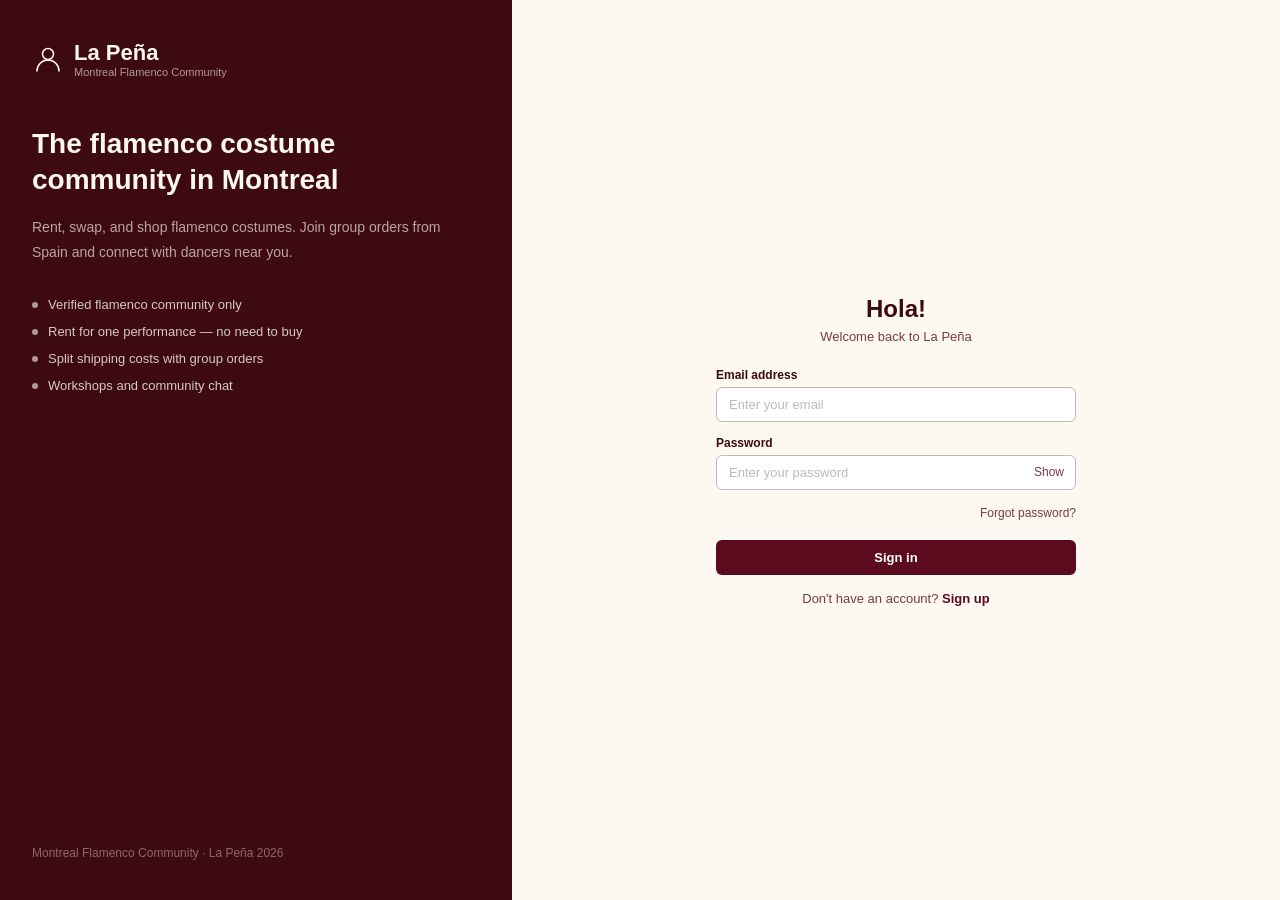
<file: index.html>
<!DOCTYPE html>
<html lang="en">
<head>
  <meta charset="UTF-8"/>
  <meta name="viewport" content="width=device-width, initial-scale=1.0"/>
  <title>La Peña — Login</title>
  <link rel="stylesheet" href="css/style.css"/>
</head>
<body>

<div class="auth-page">

  <!-- Left panel -->
  <div class="auth-left">
    <div>
      <div style="display:flex;align-items:center;gap:10px;margin-bottom:48px">
        <svg width="32" height="32" viewBox="0 0 32 32" fill="none"><circle cx="16" cy="11" r="5.5" stroke="#FDF8F0" stroke-width="1.5"/><path d="M5 28c0-6.075 4.925-11 11-11s11 4.925 11 11" stroke="#FDF8F0" stroke-width="1.5" stroke-linecap="round"/></svg>
        <div><span style="font-size:22px;font-weight:bold;color:#FDF8F0">La Peña</span><small style="color:rgba(253,248,240,0.6);font-size:11px;display:block">Montreal Flamenco Community</small></div>
      </div>
      <h1 style="font-size:28px;color:#FDF8F0;line-height:1.3;margin-bottom:16px">The flamenco costume community in Montreal</h1>
      <p style="font-size:14px;color:rgba(253,248,240,0.65);line-height:1.8;margin-bottom:32px">Rent, swap, and shop flamenco costumes. Join group orders from Spain and connect with dancers near you.</p>
      <div style="display:flex;flex-direction:column;gap:12px">
        <div style="display:flex;align-items:center;gap:10px"><div style="width:6px;height:6px;border-radius:50%;background:#FDF8F0;opacity:0.6"></div><span style="font-size:13px;color:rgba(253,248,240,0.8)">Verified flamenco community only</span></div>
        <div style="display:flex;align-items:center;gap:10px"><div style="width:6px;height:6px;border-radius:50%;background:#FDF8F0;opacity:0.6"></div><span style="font-size:13px;color:rgba(253,248,240,0.8)">Rent for one performance — no need to buy</span></div>
        <div style="display:flex;align-items:center;gap:10px"><div style="width:6px;height:6px;border-radius:50%;background:#FDF8F0;opacity:0.6"></div><span style="font-size:13px;color:rgba(253,248,240,0.8)">Split shipping costs with group orders</span></div>
        <div style="display:flex;align-items:center;gap:10px"><div style="width:6px;height:6px;border-radius:50%;background:#FDF8F0;opacity:0.6"></div><span style="font-size:13px;color:rgba(253,248,240,0.8)">Workshops and community chat</span></div>
      </div>
    </div>
    <p style="font-size:12px;color:rgba(253,248,240,0.4)">Montreal Flamenco Community · La Peña 2026</p>
  </div>

  <!-- Right panel — form -->
  <div class="auth-right">
    <div class="auth-form">
      <h2 class="auth-title">Hola!</h2>
      <p class="auth-sub">Welcome back to La Peña</p>

      <div id="msg" class="alert hidden"></div>

      <div class="form-group">
        <label class="form-label">Email address</label>
        <input type="email" id="email" class="form-input" placeholder="Enter your email"/>
      </div>

      <div class="form-group">
        <label class="form-label">Password</label>
        <div style="position:relative">
          <input type="password" id="password" class="form-input" placeholder="Enter your password" style="padding-right:50px"/>
          <button id="pwBtn" onclick="togglePassword('password','pwBtn')" style="position:absolute;right:12px;top:50%;transform:translateY(-50%);background:none;border:none;font-size:12px;color:#7A3A45;cursor:pointer">Show</button>
        </div>
      </div>

      <div style="text-align:right;margin-bottom:20px">
        <a style="font-size:12px;color:#7A3A45">Forgot password?</a>
      </div>

      <button class="btn btn-primary btn-full" onclick="handleLogin()">Sign in</button>

      <p class="auth-footer">Don't have an account? <a href="signup.html">Sign up</a></p>
    </div>
  </div>

</div>

<script src="js/main.js"></script>
<script>
function handleLogin() {
  goTo('feed.html');
}

</script>
</body>
</html>
</file>
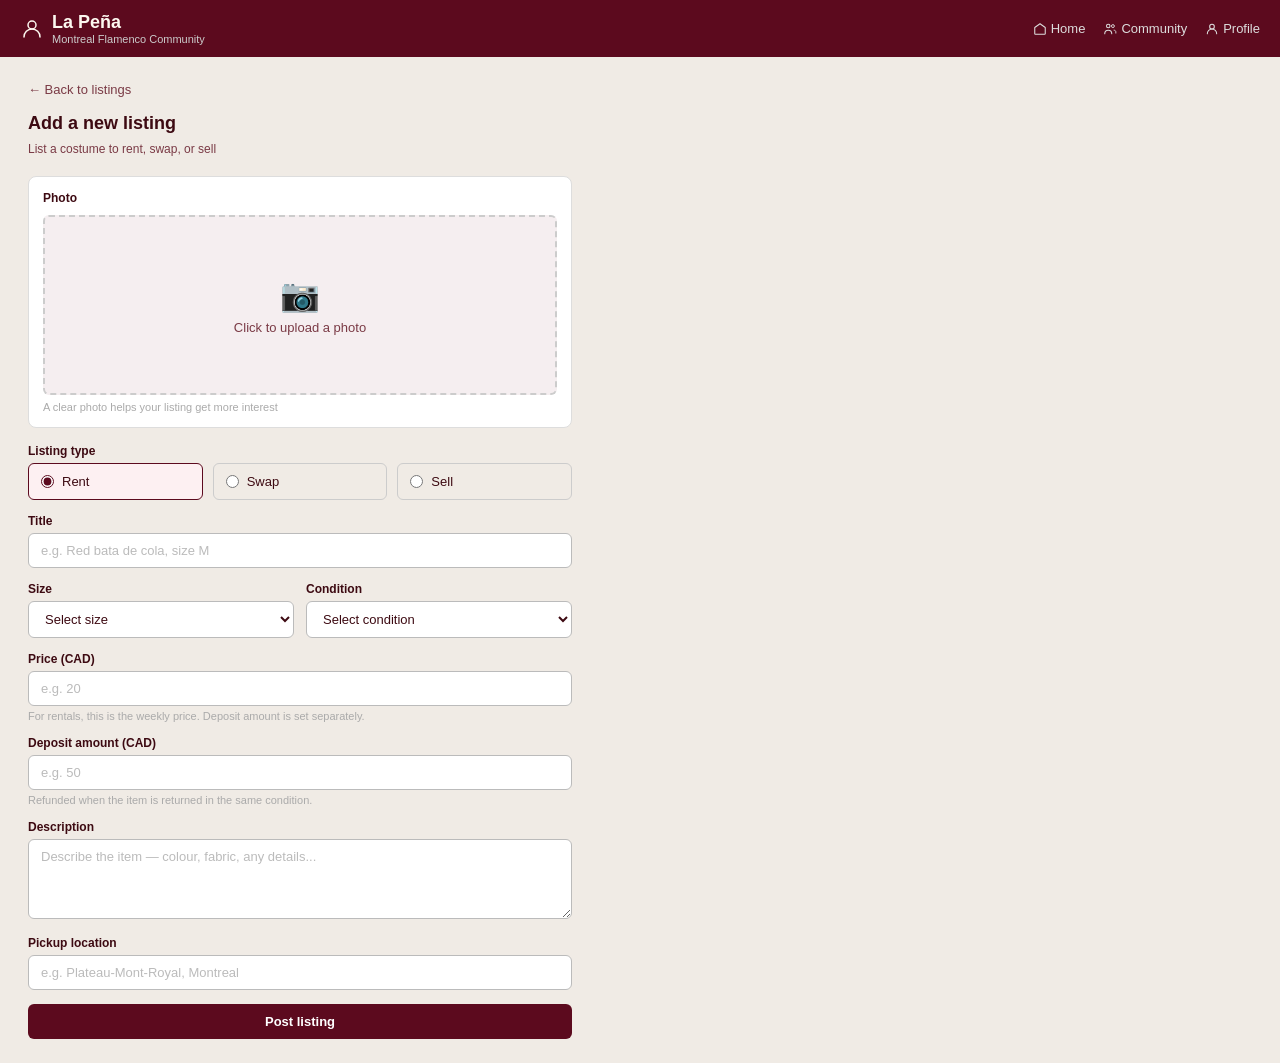
<file: add-listing.html>
<!DOCTYPE html>
<html lang="en">
<head>
  <meta charset="UTF-8"/>
  <meta name="viewport" content="width=device-width, initial-scale=1.0"/>
  <title>La Peña — Add Listing</title>
  <link rel="stylesheet" href="css/style.css"/>
</head>
<body>

<nav class="navbar">
  <div class="navbar-brand">
    <svg width="24" height="24" viewBox="0 0 24 24" fill="none"><circle cx="12" cy="8" r="4" stroke="#FDF8F0" stroke-width="1.5"/><path d="M4 20c0-4.418 3.582-8 8-8s8 3.582 8 8" stroke="#FDF8F0" stroke-width="1.5" stroke-linecap="round"/></svg>
    <div><span>La Peña</span><small>Montreal Flamenco Community</small></div>
  </div>
  <div class="navbar-links">
    <a href="feed.html">
      <svg width="14" height="14" viewBox="0 0 24 24" fill="none" style="vertical-align:middle;margin-right:4px"><path d="M3 9.5L12 3l9 6.5V20a1 1 0 01-1 1H4a1 1 0 01-1-1V9.5z" stroke="currentColor" stroke-width="1.8" stroke-linecap="round" stroke-linejoin="round"/></svg>Home
    </a>
    <a href="community.html">
      <svg width="14" height="14" viewBox="0 0 24 24" fill="none" style="vertical-align:middle;margin-right:4px"><circle cx="9" cy="7" r="3" stroke="currentColor" stroke-width="1.8"/><path d="M3 20c0-3.314 2.686-6 6-6s6 2.686 6 6" stroke="currentColor" stroke-width="1.8" stroke-linecap="round"/><circle cx="17" cy="7" r="2.5" stroke="currentColor" stroke-width="1.6"/><path d="M19 14c1.657 0 3 1.343 3 3v2" stroke="currentColor" stroke-width="1.6" stroke-linecap="round"/></svg>Community
    </a>
    <a href="profile.html">
      <svg width="14" height="14" viewBox="0 0 24 24" fill="none" style="vertical-align:middle;margin-right:4px"><circle cx="12" cy="8" r="4" stroke="currentColor" stroke-width="1.8"/><path d="M4 20c0-4.418 3.582-8 8-8s8 3.582 8 8" stroke="currentColor" stroke-width="1.8" stroke-linecap="round"/></svg>Profile
    </a>
  </div>
</nav>

<div class="page-layout">
  <main class="main-content" style="max-width:600px">

    <div style="margin-bottom:16px">
      <a href="feed.html" style="font-size:13px;color:#7A3A45">← Back to listings</a>
    </div>

    <!-- Step 0: Form -->
    <div id="step0">
      <h2 class="section-title mb-8">Add a new listing</h2>
      <p class="text-muted text-sm mb-20">List a costume to rent, swap, or sell</p>

      <!-- Photo upload -->
      <div class="card mb-16">
        <p style="font-size:12px;font-weight:bold;color:#3D0A12;margin-bottom:10px">Photo</p>
        <div id="photoPreview" onclick="document.getElementById('photoInput').click()"
          style="width:100%;height:180px;border:2px dashed #ccc;border-radius:6px;display:flex;flex-direction:column;align-items:center;justify-content:center;cursor:pointer;background:#F5EEF0;overflow:hidden">
          <span style="font-size:32px;margin-bottom:6px">📷</span>
          <span style="font-size:13px;color:#7A3A45">Click to upload a photo</span>
        </div>
        <input type="file" id="photoInput" accept="image/*" style="display:none"/>
        <p style="font-size:11px;color:#aaa;margin-top:6px" id="photoStatus">A clear photo helps your listing get more interest</p>
      </div>

      <!-- Type -->
      <div class="form-group">
        <label class="form-label">Listing type</label>
        <div style="display:flex;gap:10px">
          <label id="typeRent" style="flex:1;display:flex;align-items:center;gap:8px;padding:10px 12px;border:1.5px solid #5C0A1E;border-radius:6px;background:#FDF0F2;cursor:pointer">
            <input type="radio" name="type" value="rent" checked style="accent-color:#5C0A1E"/>
            <span style="font-size:13px">Rent</span>
          </label>
          <label id="typeSwap" style="flex:1;display:flex;align-items:center;gap:8px;padding:10px 12px;border:1px solid #ccc;border-radius:6px;cursor:pointer">
            <input type="radio" name="type" value="swap" style="accent-color:#5C0A1E"/>
            <span style="font-size:13px">Swap</span>
          </label>
          <label id="typeShop" style="flex:1;display:flex;align-items:center;gap:8px;padding:10px 12px;border:1px solid #ccc;border-radius:6px;cursor:pointer">
            <input type="radio" name="type" value="sell" style="accent-color:#5C0A1E"/>
            <span style="font-size:13px">Sell</span>
          </label>
        </div>
      </div>

      <!-- Title -->
      <div class="form-group">
        <label class="form-label">Title</label>
        <input type="text" class="form-input" placeholder="e.g. Red bata de cola, size M"/>
      </div>

      <!-- Size + condition row -->
      <div style="display:flex;gap:12px;margin-bottom:14px">
        <div style="flex:1">
          <label class="form-label">Size</label>
          <select class="form-input">
            <option value="" disabled selected>Select size</option>
            <option>XS</option><option>S</option><option>M</option><option>L</option><option>XL</option>
          </select>
        </div>
        <div style="flex:1">
          <label class="form-label">Condition</label>
          <select class="form-input">
            <option value="" disabled selected>Select condition</option>
            <option>New — never used</option>
            <option>Excellent</option>
            <option>Good</option>
            <option>Fair</option>
          </select>
        </div>
      </div>

      <!-- Price -->
      <div id="priceSection" class="form-group">
        <label class="form-label">Price (CAD)</label>
        <input type="number" class="form-input" placeholder="e.g. 20"/>
        <p style="font-size:11px;color:#aaa;margin-top:4px">For rentals, this is the weekly price. Deposit amount is set separately.</p>
      </div>

      <!-- Deposit (rent only) -->
      <div id="depositSection" class="form-group">
        <label class="form-label">Deposit amount (CAD)</label>
        <input type="number" class="form-input" placeholder="e.g. 50"/>
        <p style="font-size:11px;color:#aaa;margin-top:4px">Refunded when the item is returned in the same condition.</p>
      </div>

      <!-- Description -->
      <div class="form-group">
        <label class="form-label">Description</label>
        <textarea class="form-input" placeholder="Describe the item — colour, fabric, any details..."></textarea>
      </div>

      <!-- Pickup location -->
      <div class="form-group">
        <label class="form-label">Pickup location</label>
        <input type="text" class="form-input" placeholder="e.g. Plateau-Mont-Royal, Montreal"/>
      </div>

      <div id="msg" class="alert hidden"></div>

      <button class="btn btn-primary btn-full" onclick="submitListing()">Post listing</button>
    </div>

    <!-- popup overlay -->
    <div id="successPopup" style="display:none;position:fixed;inset:0;background:rgba(0,0,0,0.4);z-index:200;align-items:center;justify-content:center">
      <div style="background:white;border-radius:10px;padding:32px 28px;text-align:center;max-width:320px;width:90%;box-shadow:0 8px 32px rgba(0,0,0,0.18)">
        <p style="font-size:36px;margin-bottom:10px">🌹</p>
        <h2 style="font-size:17px;font-weight:bold;color:#3D0A12;margin-bottom:6px">Listing posted!</h2>
        <p style="font-size:13px;color:#7A3A45;margin-bottom:20px">Your item is now visible to the community.</p>
        <div style="display:flex;gap:8px;justify-content:center">
          <a href="profile.html" class="btn btn-secondary" style="font-size:12px;padding:8px 14px">View my listings</a>
          <a href="feed.html" class="btn btn-primary" style="font-size:12px;padding:8px 14px">Back to feed</a>
        </div>
      </div>
    </div>

  </main>
</div>

<script src="js/main.js"></script>
<script>
handlePhotoUpload('photoInput', 'photoPreview', 'photoStatus');

function submitListing() {
  var title = document.querySelector('input[placeholder="e.g. Red bata de cola, size M"]').value.trim();
  if (!title) {
    showMsg('msg', 'Please add a title for your listing.', 'error');
    return;
  }
  var popup = document.getElementById('successPopup');
  popup.style.display = 'flex';
}
</script>
</body>
</html>
</file>
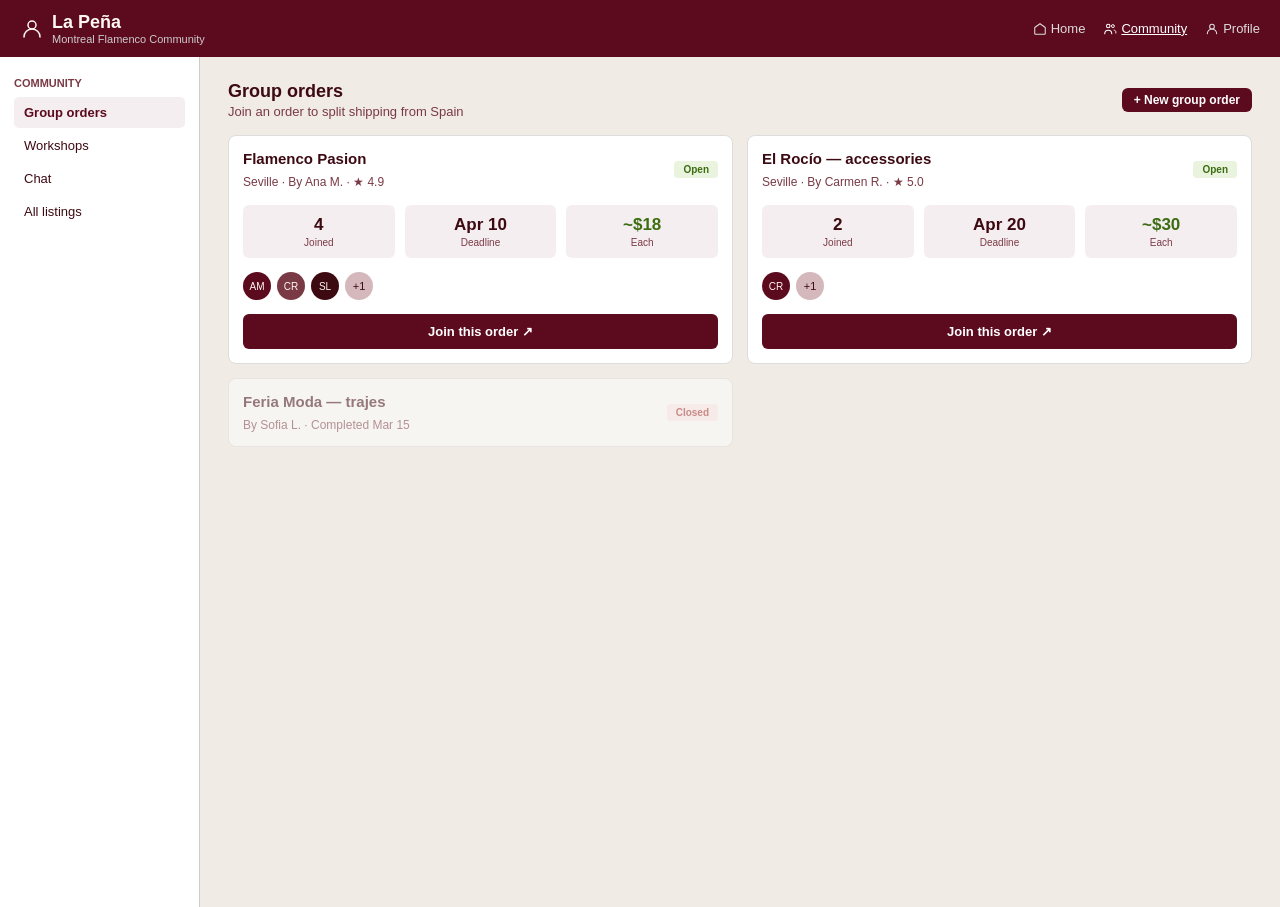
<file: community.html>
<!DOCTYPE html>
<html lang="en">
<head>
  <meta charset="UTF-8"/>
  <meta name="viewport" content="width=device-width, initial-scale=1.0"/>
  <title>La Peña — Community</title>
  <link rel="stylesheet" href="css/style.css"/>
</head>
<body>

<nav class="navbar">
  <div class="navbar-brand">
    <svg width="24" height="24" viewBox="0 0 24 24" fill="none"><circle cx="12" cy="8" r="4" stroke="#FDF8F0" stroke-width="1.5"/><path d="M4 20c0-4.418 3.582-8 8-8s8 3.582 8 8" stroke="#FDF8F0" stroke-width="1.5" stroke-linecap="round"/></svg>
    <div><span>La Peña</span><small>Montreal Flamenco Community</small></div>
  </div>
  <div class="navbar-links">
    <a href="feed.html">
      <svg width="14" height="14" viewBox="0 0 24 24" fill="none" style="vertical-align:middle;margin-right:4px"><path d="M3 9.5L12 3l9 6.5V20a1 1 0 01-1 1H4a1 1 0 01-1-1V9.5z" stroke="currentColor" stroke-width="1.8" stroke-linecap="round" stroke-linejoin="round"/></svg>Home
    </a>
    <a href="community.html" class="active">
      <svg width="14" height="14" viewBox="0 0 24 24" fill="none" style="vertical-align:middle;margin-right:4px"><circle cx="9" cy="7" r="3" stroke="currentColor" stroke-width="1.8"/><path d="M3 20c0-3.314 2.686-6 6-6s6 2.686 6 6" stroke="currentColor" stroke-width="1.8" stroke-linecap="round"/><circle cx="17" cy="7" r="2.5" stroke="currentColor" stroke-width="1.6"/><path d="M19 14c1.657 0 3 1.343 3 3v2" stroke="currentColor" stroke-width="1.6" stroke-linecap="round"/></svg>Community
    </a>
    <a href="profile.html">
      <svg width="14" height="14" viewBox="0 0 24 24" fill="none" style="vertical-align:middle;margin-right:4px"><circle cx="12" cy="8" r="4" stroke="currentColor" stroke-width="1.8"/><path d="M4 20c0-4.418 3.582-8 8-8s8 3.582 8 8" stroke="currentColor" stroke-width="1.8" stroke-linecap="round"/></svg>Profile
    </a>
  </div>
</nav>

<div class="page-layout">
  <aside class="sidebar">
    <p class="sidebar-label">Community</p>
    <a class="sidebar-item active" onclick="showPanel('go',this)">Group orders</a>
    <a class="sidebar-item" onclick="showPanel('ws',this)">Workshops</a>
    <a class="sidebar-item" onclick="showPanel('chat',this)">Chat</a>
    <a class="sidebar-item" href="feed.html">All listings</a>
  </aside>

  <main class="main-content">

    <!-- GROUP ORDERS -->
    <div id="panelGO">
      <div class="section-header">
        <div><h2 class="section-title">Group orders</h2><p class="section-sub">Join an order to split shipping from Spain</p></div>
        <button class="btn btn-primary btn-sm">+ New group order</button>
      </div>
      <div class="card-grid-2">
        <div class="card">
          <div class="flex-between mb-16">
            <div><p style="font-size:15px;font-weight:bold;color:#3D0A12">Flamenco Pasion</p><p class="text-sm text-muted mt-8">Seville · By Ana M. · ★ 4.9</p></div>
            <span class="badge badge-open">Open</span>
          </div>
          <div style="display:flex;gap:10px;margin-bottom:14px">
            <div class="stat-box" style="flex:1"><p class="stat-num">4</p><p class="stat-label">Joined</p></div>
            <div class="stat-box" style="flex:1"><p class="stat-num">Apr 10</p><p class="stat-label">Deadline</p></div>
            <div class="stat-box" style="flex:1"><p class="stat-num" style="color:#3B6D11">~$18</p><p class="stat-label">Each</p></div>
          </div>
          <div style="display:flex;gap:6px;margin-bottom:14px">
            <div style="width:28px;height:28px;border-radius:50%;background:#5C0A1E;display:flex;align-items:center;justify-content:center;font-size:10px;color:#FDF8F0">AM</div>
            <div style="width:28px;height:28px;border-radius:50%;background:#7A3A45;display:flex;align-items:center;justify-content:center;font-size:10px;color:#FDF8F0">CR</div>
            <div style="width:28px;height:28px;border-radius:50%;background:#3D0A12;display:flex;align-items:center;justify-content:center;font-size:10px;color:#FDF8F0">SL</div>
            <div style="width:28px;height:28px;border-radius:50%;background:#D4B8BC;display:flex;align-items:center;justify-content:center;font-size:11px;color:#3D0A12">+1</div>
          </div>
          <button class="btn btn-primary btn-full" onclick="goTo('group-order.html')">Join this order ↗</button>
        </div>
        <div class="card">
          <div class="flex-between mb-16">
            <div><p style="font-size:15px;font-weight:bold;color:#3D0A12">El Rocío — accessories</p><p class="text-sm text-muted mt-8">Seville · By Carmen R. · ★ 5.0</p></div>
            <span class="badge badge-open">Open</span>
          </div>
          <div style="display:flex;gap:10px;margin-bottom:14px">
            <div class="stat-box" style="flex:1"><p class="stat-num">2</p><p class="stat-label">Joined</p></div>
            <div class="stat-box" style="flex:1"><p class="stat-num">Apr 20</p><p class="stat-label">Deadline</p></div>
            <div class="stat-box" style="flex:1"><p class="stat-num" style="color:#3B6D11">~$30</p><p class="stat-label">Each</p></div>
          </div>
          <div style="display:flex;gap:6px;margin-bottom:14px">
            <div style="width:28px;height:28px;border-radius:50%;background:#5C0A1E;display:flex;align-items:center;justify-content:center;font-size:10px;color:#FDF8F0">CR</div>
            <div style="width:28px;height:28px;border-radius:50%;background:#D4B8BC;display:flex;align-items:center;justify-content:center;font-size:11px;color:#3D0A12">+1</div>
          </div>
          <button class="btn btn-primary btn-full" onclick="goTo('group-order.html')">Join this order ↗</button>
        </div>
        <div class="card" style="opacity:0.5">
          <div class="flex-between">
            <div><p style="font-size:15px;font-weight:bold;color:#3D0A12">Feria Moda — trajes</p><p class="text-sm text-muted mt-8">By Sofia L. · Completed Mar 15</p></div>
            <span class="badge badge-closed">Closed</span>
          </div>
        </div>
      </div>
    </div>

    <!-- WORKSHOPS -->
    <div id="panelWS" style="display:none">
      <div class="section-header">
        <div><h2 class="section-title">Workshops</h2><p class="section-sub"> take this opportunity to learn and share costume making skills</p></div>
        <button class="btn btn-primary btn-sm">+ New workshop</button>
      </div>
      <div style="display:flex;flex-direction:column;gap:14px">
        <div class="card">
          <div class="flex-between mb-8">
            <p style="font-size:15px;font-weight:bold;color:#3D0A12">Intro to sewing flamenco skirts</p>
            <span class="badge badge-open">5 spots left</span>
          </div>
          <p class="text-sm text-muted mb-16">By Maria G. · Studio Flamenco MTL</p>
          <div style="display:flex;gap:20px;margin-bottom:14px">
            <div><p style="font-size:13px;font-weight:bold;color:#3D0A12">Apr 12</p><p class="text-sm text-muted">Date</p></div>
            <div><p style="font-size:13px;font-weight:bold;color:#3D0A12">2:00 PM</p><p class="text-sm text-muted">Time</p></div>
            <div><p style="font-size:13px;font-weight:bold;color:#3D0A12">3 hours</p><p class="text-sm text-muted">Duration</p></div>
            <div><p style="font-size:13px;font-weight:bold;color:#3D0A12">$25</p><p class="text-sm text-muted">Materials incl.</p></div>
          </div>
          <button class="btn btn-primary btn-full">Register</button>
        </div>
        <div class="card">
          <div class="flex-between mb-8">
            <p style="font-size:15px;font-weight:bold;color:#3D0A12"> Skirt making before summer presentations</p>
            <span class="badge badge-open">Free</span>
          </div>
          <p class="text-sm text-muted mb-16">By Ana M. · In person at Studio la Caravane </p>
          <div style="display:flex;gap:20px;margin-bottom:14px">
            <div><p style="font-size:13px;font-weight:bold;color:#3D0A12">Apr 18</p><p class="text-sm text-muted">Date</p></div>
            <div><p style="font-size:13px;font-weight:bold;color:#3D0A12">6:00 PM</p><p class="text-sm text-muted">Time</p></div>
            <div><p style="font-size:13px;font-weight:bold;color:#3D0A12">2 hour</p><p class="text-sm text-muted">Duration</p></div>
            <div><p style="font-size:13px;font-weight:bold;color:#3D0A12">Free</p><p class="text-sm text-muted">bring your own materials</p></div>
          </div>
          <button class="btn btn-primary btn-full">Register</button>
        </div>
      </div>
    </div>

    <!-- CHAT -->
    <div id="panelChat" style="display:none">
      <div class="section-header">
        <div><h2 class="section-title">Community chat</h2><p class="section-sub"> ask anything to your community </p></div>
      </div>
      <div style="background:#fff;border:1px solid #D4B8BC;border-radius:8px;padding:16px;height:360px;overflow-y:auto;display:flex;flex-direction:column;gap:12px;margin-bottom:12px" id="chatBox">
        <div style="display:flex;gap:10px">
          <div style="width:30px;height:30px;border-radius:50%;background:#5C0A1E;display:flex;align-items:center;justify-content:center;font-size:10px;color:#FDF8F0;flex-shrink:0">CR</div>
          <div><p class="text-sm text-muted mb-8">Carmen · 2h ago</p><div style="background:#F5EEF0;border-radius:0 8px 8px 8px;padding:8px 12px;font-size:13px;color:#3D0A12;display:inline-block">Does anyone know how i can order new shoes online from spain?</div></div>
        </div>
        <div style="display:flex;gap:10px">
          <div style="width:30px;height:30px;border-radius:50%;background:#7A3A45;display:flex;align-items:center;justify-content:center;font-size:10px;color:#FDF8F0;flex-shrink:0">AM</div>
          <div><p class="text-sm text-muted mb-8">Ana · 1h ago</p><div style="background:#F5EEF0;border-radius:0 8px 8px 8px;padding:8px 12px;font-size:13px;color:#3D0A12;display:inline-block">Join my group order from Spain, i can add them!</div></div>
        </div>
      </div>
      <div style="display:flex;gap:10px">
        <input type="text" id="chatInput" class="search-input" placeholder="Ask a costume question..." onkeydown="if(event.key==='Enter') sendChatMessage('chatInput','chatBox','YN')"/>
        <button class="btn btn-primary" onclick="sendChatMessage('chatInput','chatBox','YN')">Send</button>
      </div>
    </div>

  </main>
</div>

<script src="js/main.js"></script>
<script>
function showPanel(p, el) {
  document.getElementById('panelGO').style.display = p==='go' ? 'block' : 'none';
  document.getElementById('panelWS').style.display = p==='ws' ? 'block' : 'none';
  document.getElementById('panelChat').style.display = p==='chat' ? 'block' : 'none';
  setActiveSidebar(el);
}
</script>
</body>
</html>
</file>
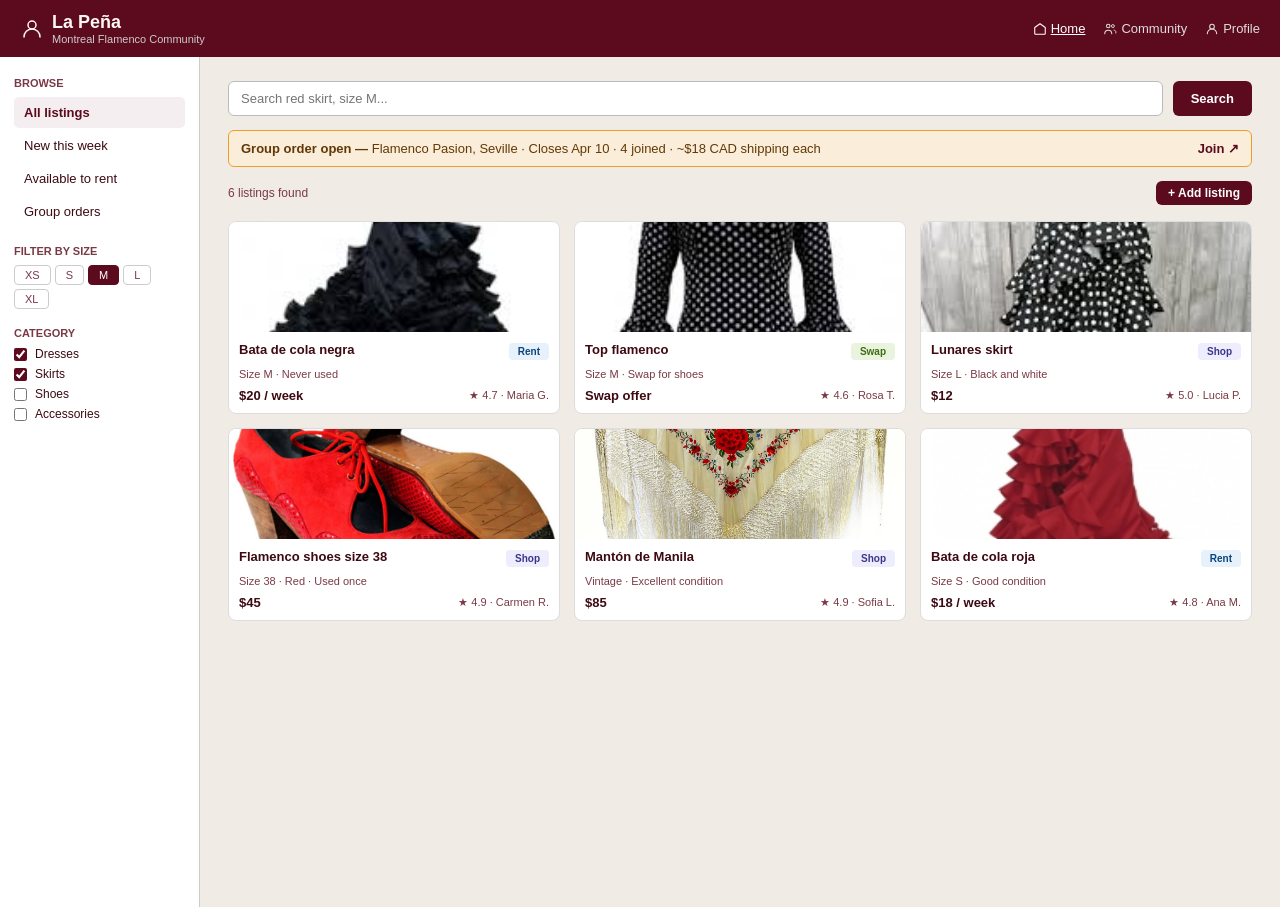
<file: feed.html>
<!DOCTYPE html>
<html lang="en">
<head>
  <meta charset="UTF-8"/>
  <meta name="viewport" content="width=device-width, initial-scale=1.0"/>
  <title>La Peña — Home Feed</title>
  <link rel="stylesheet" href="css/style.css"/>
</head>
<body>

<nav class="navbar">
  <div class="navbar-brand">
    <svg width="24" height="24" viewBox="0 0 24 24" fill="none"><circle cx="12" cy="8" r="4" stroke="#FDF8F0" stroke-width="1.5"/><path d="M4 20c0-4.418 3.582-8 8-8s8 3.582 8 8" stroke="#FDF8F0" stroke-width="1.5" stroke-linecap="round"/></svg>
    <div><span>La Peña</span><small>Montreal Flamenco Community</small></div>
  </div>
  <div class="navbar-links">
    <a href="feed.html" class="active">
      <svg width="14" height="14" viewBox="0 0 24 24" fill="none" style="vertical-align:middle;margin-right:4px"><path d="M3 9.5L12 3l9 6.5V20a1 1 0 01-1 1H4a1 1 0 01-1-1V9.5z" stroke="currentColor" stroke-width="1.8" stroke-linecap="round" stroke-linejoin="round"/></svg>Home
    </a>
    <a href="community.html">
      <svg width="14" height="14" viewBox="0 0 24 24" fill="none" style="vertical-align:middle;margin-right:4px"><circle cx="9" cy="7" r="3" stroke="currentColor" stroke-width="1.8"/><path d="M3 20c0-3.314 2.686-6 6-6s6 2.686 6 6" stroke="currentColor" stroke-width="1.8" stroke-linecap="round"/><circle cx="17" cy="7" r="2.5" stroke="currentColor" stroke-width="1.6"/><path d="M19 14c1.657 0 3 1.343 3 3v2" stroke="currentColor" stroke-width="1.6" stroke-linecap="round"/></svg>Community
    </a>
    <a href="profile.html">
      <svg width="14" height="14" viewBox="0 0 24 24" fill="none" style="vertical-align:middle;margin-right:4px"><circle cx="12" cy="8" r="4" stroke="currentColor" stroke-width="1.8"/><path d="M4 20c0-4.418 3.582-8 8-8s8 3.582 8 8" stroke="currentColor" stroke-width="1.8" stroke-linecap="round"/></svg>Profile
    </a>
  </div>
</nav>

<div class="page-layout">

  <aside class="sidebar">
    <p class="sidebar-label">Browse</p>
    <a class="sidebar-item active" onclick="filterType('all',this)">All listings</a>
    <a class="sidebar-item" onclick="filterType('new',this)">New this week</a>
    <a class="sidebar-item" onclick="filterType('rent',this)">Available to rent</a>
    <a class="sidebar-item" href="community.html">Group orders</a>

    <p class="sidebar-label">Filter by size</p>
    <div style="display:flex;flex-wrap:wrap;gap:4px;margin-bottom:16px">
      <span class="filter-tab" style="padding:3px 10px;font-size:11px" onclick="this.classList.toggle('active')">XS</span>
      <span class="filter-tab" style="padding:3px 10px;font-size:11px" onclick="this.classList.toggle('active')">S</span>
      <span class="filter-tab active" style="padding:3px 10px;font-size:11px" onclick="this.classList.toggle('active')">M</span>
      <span class="filter-tab" style="padding:3px 10px;font-size:11px" onclick="this.classList.toggle('active')">L</span>
      <span class="filter-tab" style="padding:3px 10px;font-size:11px" onclick="this.classList.toggle('active')">XL</span>
    </div>

    <p class="sidebar-label">Category</p>
    <div style="display:flex;flex-direction:column;gap:6px">
      <label style="display:flex;align-items:center;gap:8px;cursor:pointer;font-size:12px;color:#3D0A12"><input type="checkbox" checked style="accent-color:#5C0A1E"/>Dresses</label>
      <label style="display:flex;align-items:center;gap:8px;cursor:pointer;font-size:12px;color:#3D0A12"><input type="checkbox" checked style="accent-color:#5C0A1E"/>Skirts</label>
      <label style="display:flex;align-items:center;gap:8px;cursor:pointer;font-size:12px;color:#3D0A12"><input type="checkbox" style="accent-color:#5C0A1E"/>Shoes</label>
      <label style="display:flex;align-items:center;gap:8px;cursor:pointer;font-size:12px;color:#3D0A12"><input type="checkbox" style="accent-color:#5C0A1E"/>Accessories</label>
    </div>
  </aside>

  <main class="main-content">

    <div class="search-bar">
      <input type="text" id="searchInput" class="search-input" placeholder="Search red skirt, size M..." onkeydown="if(event.key==='Enter') filterListings(this.value, currentType)"/>
      <button class="btn btn-primary" onclick="filterListings(document.getElementById('searchInput').value, currentType)">Search</button>
    </div>

    <div class="alert alert-warning flex-between" style="cursor:pointer" onclick="goTo('group-order.html')">
      <div><strong>Group order open — </strong>Flamenco Pasion, Seville · Closes Apr 10 · 4 joined · ~$18 CAD shipping each</div>
      <span style="color:#5C0A1E;font-weight:bold;white-space:nowrap">Join ↗</span>
    </div>

    <div class="section-header">
      <p class="text-sm text-muted" id="resultCount">6 listings found</p>
      <a href="add-listing.html" class="btn btn-primary btn-sm">+ Add listing</a>
    </div>

    <div class="card-grid-3" id="listingsGrid">

      <a href="item.html" class="listing-card" data-title="Bata de cola negra" data-type="rent">
        <div class="listing-card-img"><img src="images/negra.jpeg" alt="Bata de cola negra" style="width:100%;height:100%;object-fit:cover"/></div>
        <div class="listing-card-body">
          <div class="flex-between mb-8">
            <p class="listing-card-title">Bata de cola negra</p>
            <span class="badge badge-rent">Rent</span>
          </div>
          <p class="listing-card-sub">Size M · Never used</p>
          <div class="listing-card-footer">
            <span class="listing-price">$20 / week</span>
            <span class="listing-rating">★ 4.7 · Maria G.</span>
          </div>
        </div>
      </a>

      <a href="item.html" class="listing-card" data-title="Top flamenco" data-type="swap">
        <div class="listing-card-img"><img src="images/top.jpeg" alt="Top flamenco" style="width:100%;height:100%;object-fit:cover"/></div>
        <div class="listing-card-body">
          <div class="flex-between mb-8">
            <p class="listing-card-title">Top flamenco</p>
            <span class="badge badge-swap">Swap</span>
          </div>
          <p class="listing-card-sub">Size M · Swap for shoes</p>
          <div class="listing-card-footer">
            <span class="listing-price">Swap offer</span>
            <span class="listing-rating">★ 4.6 · Rosa T.</span>
          </div>
        </div>
      </a>

      <a href="item.html" class="listing-card" data-title="Lunares skirt" data-type="shop">
        <div class="listing-card-img"><img src="images/lunares.jpeg" alt="Lunares skirt" style="width:100%;height:100%;object-fit:cover"/></div>
        <div class="listing-card-body">
          <div class="flex-between mb-8">
            <p class="listing-card-title">Lunares skirt</p>
            <span class="badge badge-shop">Shop</span>
          </div>
          <p class="listing-card-sub">Size L · Black and white</p>
          <div class="listing-card-footer">
            <span class="listing-price">$12</span>
            <span class="listing-rating">★ 5.0 · Lucia P.</span>
          </div>
        </div>
      </a>

      <a href="item.html" class="listing-card" data-title="Flamenco shoes" data-type="shop">
        <div class="listing-card-img"><img src="images/rojos.webp" alt="Flamenco shoes" style="width:100%;height:100%;object-fit:cover"/></div>
        <div class="listing-card-body">
          <div class="flex-between mb-8">
            <p class="listing-card-title">Flamenco shoes size 38</p>
            <span class="badge badge-shop">Shop</span>
          </div>
          <p class="listing-card-sub">Size 38 · Red · Used once</p>
          <div class="listing-card-footer">
            <span class="listing-price">$45</span>
            <span class="listing-rating">★ 4.9 · Carmen R.</span>
          </div>
        </div>
      </a>

      <a href="item.html" class="listing-card" data-title="Manton de Manila" data-type="shop">
        <div class="listing-card-img"><img src="images/manton.jpg" alt="Manton de Manila" style="width:100%;height:100%;object-fit:cover"/></div>
        <div class="listing-card-body">
          <div class="flex-between mb-8">
            <p class="listing-card-title">Mantón de Manila</p>
            <span class="badge badge-shop">Shop</span>
          </div>
          <p class="listing-card-sub">Vintage · Excellent condition</p>
          <div class="listing-card-footer">
            <span class="listing-price">$85</span>
            <span class="listing-rating">★ 4.9 · Sofia L.</span>
          </div>
        </div>
      </a>

      <a href="item.html" class="listing-card" data-title="Bata de cola roja" data-type="rent">
        <div class="listing-card-img"><img src="images/bata_roja.jpg" alt="Bata de cola roja" style="width:100%;height:100%;object-fit:cover"/></div>
        <div class="listing-card-body">
          <div class="flex-between mb-8">
            <p class="listing-card-title">Bata de cola roja</p>
            <span class="badge badge-rent">Rent</span>
          </div>
          <p class="listing-card-sub">Size S · Good condition</p>
          <div class="listing-card-footer">
            <span class="listing-price">$18 / week</span>
            <span class="listing-rating">★ 4.8 · Ana M.</span>
          </div>
        </div>
      </a>

    </div>
  </main>
</div>

<script src="js/main.js"></script>
<script>
var currentType = 'all';
function filterType(type, el) {
  currentType = type;
  setActiveSidebar(el);
  filterListings(document.getElementById('searchInput').value, type);
}
</script>
</body>
</html>
</file>
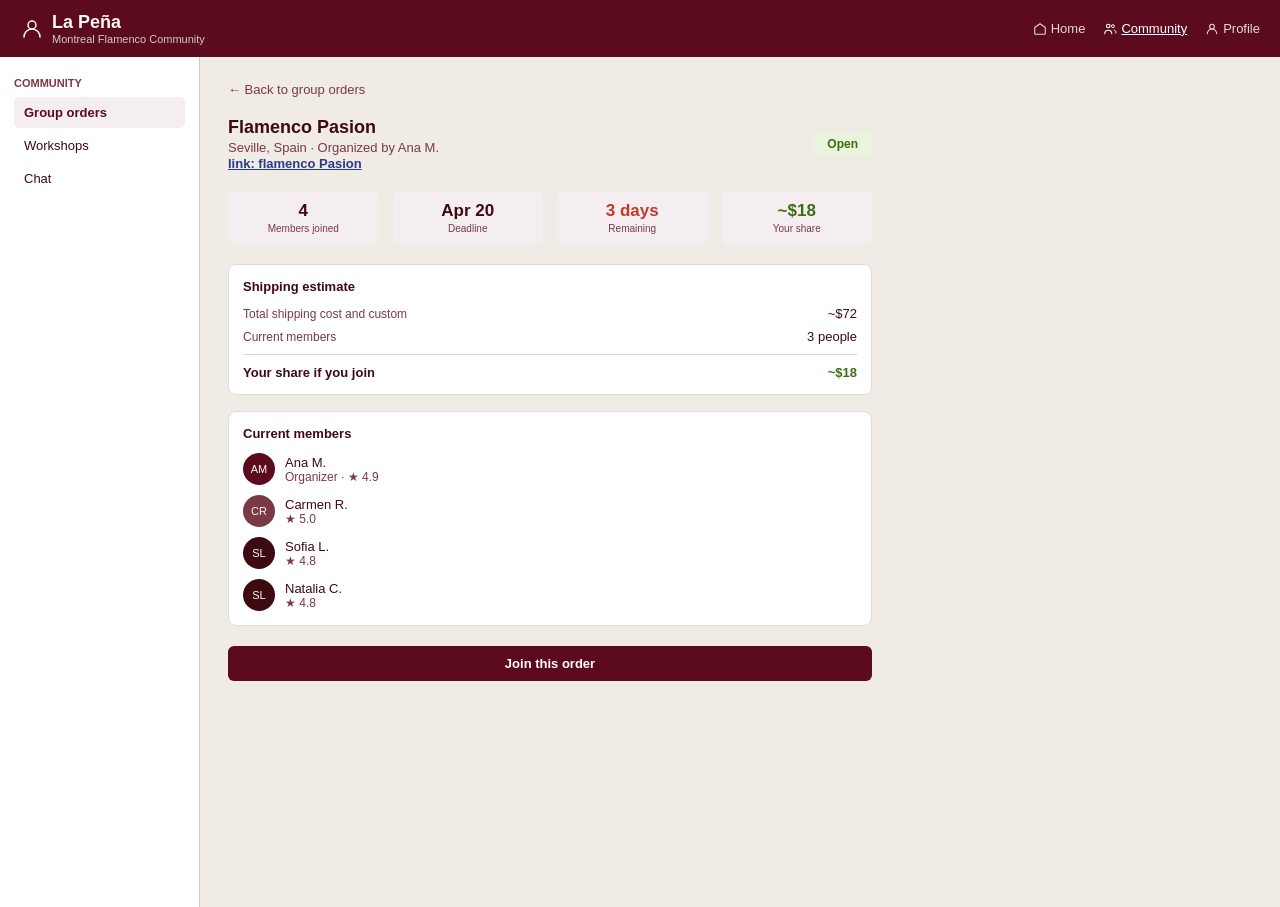
<file: group-order.html>
<!DOCTYPE html>
<html lang="en">
<head>
  <meta charset="UTF-8"/>
  <meta name="viewport" content="width=device-width, initial-scale=1.0"/>
  <title>La Peña — Group Order</title>
  <link rel="stylesheet" href="css/style.css"/>
</head>
<body>

<nav class="navbar">
  <div class="navbar-brand">
    <svg width="24" height="24" viewBox="0 0 24 24" fill="none"><circle cx="12" cy="8" r="4" stroke="#FDF8F0" stroke-width="1.5"/><path d="M4 20c0-4.418 3.582-8 8-8s8 3.582 8 8" stroke="#FDF8F0" stroke-width="1.5" stroke-linecap="round"/></svg>
    <div><span>La Peña</span><small>Montreal Flamenco Community</small></div>
  </div>
  <div class="navbar-links">
    <a href="feed.html"><svg width="14" height="14" viewBox="0 0 24 24" fill="none" style="vertical-align:middle;margin-right:4px"><path d="M3 9.5L12 3l9 6.5V20a1 1 0 01-1 1H4a1 1 0 01-1-1V9.5z" stroke="currentColor" stroke-width="1.8" stroke-linecap="round" stroke-linejoin="round"/></svg>Home</a>
    <a href="community.html" class="active"><svg width="14" height="14" viewBox="0 0 24 24" fill="none" style="vertical-align:middle;margin-right:4px"><circle cx="9" cy="7" r="3" stroke="currentColor" stroke-width="1.8"/><path d="M3 20c0-3.314 2.686-6 6-6s6 2.686 6 6" stroke="currentColor" stroke-width="1.8" stroke-linecap="round"/><circle cx="17" cy="7" r="2.5" stroke="currentColor" stroke-width="1.6"/><path d="M19 14c1.657 0 3 1.343 3 3v2" stroke="currentColor" stroke-width="1.6" stroke-linecap="round"/></svg>Community</a>
    <a href="profile.html"><svg width="14" height="14" viewBox="0 0 24 24" fill="none" style="vertical-align:middle;margin-right:4px"><circle cx="12" cy="8" r="4" stroke="currentColor" stroke-width="1.8"/><path d="M4 20c0-4.418 3.582-8 8-8s8 3.582 8 8" stroke="currentColor" stroke-width="1.8" stroke-linecap="round"/></svg>Profile</a>
  </div>
</nav>

<div class="page-layout">
  <aside class="sidebar">
    <p class="sidebar-label">Community</p>
    <a class="sidebar-item active" href="community.html">Group orders</a>
    <a class="sidebar-item" href="community.html">Workshops</a>
    <a class="sidebar-item" href="community.html">Chat</a>
  </aside>

  <main class="main-content" style="max-width:700px">

    <div style="margin-bottom:20px">
      <a href="community.html" style="font-size:13px;color:#7A3A45">← Back to group orders</a>
    </div>

    <!-- Step 0: Details -->
    <div id="step0">
      <div class="flex-between mb-20">
        <div>
          <h2 class="section-title">Flamenco Pasion</h2>
          <p class="section-sub">Seville, Spain · Organized by Ana M.</p>
          <a href="https://flamencopasionsevilla.com/" target="_blank" style="font-size:13px;font-weight:bold;color:#2A3A8C;text-decoration:underline"> link: flamenco Pasion</a>
        </div>
        <span class="badge badge-open" style="font-size:12px;padding:5px 14px">Open</span>
      </div>

      <div style="display:flex;gap:14px;margin-bottom:20px">
        <div class="stat-box" style="flex:1"><p class="stat-num">4</p><p class="stat-label">Members joined</p></div>
        <div class="stat-box" style="flex:1"><p class="stat-num">Apr 20</p><p class="stat-label">Deadline</p></div>
        <div class="stat-box" style="flex:1"><p class="stat-num" style="color:#C0392B">3 days</p><p class="stat-label">Remaining</p></div>
        <div class="stat-box" style="flex:1"><p class="stat-num" style="color:#3B6D11">~$18</p><p class="stat-label">Your share</p></div>
      </div>

      <div class="card mb-16">
        <p style="font-size:13px;font-weight:bold;color:#3D0A12;margin-bottom:12px">Shipping estimate</p>
        <div class="flex-between mb-8"><span class="text-sm text-muted">Total shipping cost and custom</span><span style="font-size:13px;color:#3D0A12">~$72</span></div>
        <div class="flex-between mb-8"><span class="text-sm text-muted">Current members</span><span style="font-size:13px;color:#3D0A12">3 people</span></div>
        <div style="height:1px;background:#e0d5cc;margin:10px 0"></div>
        <div class="flex-between"><span style="font-size:13px;font-weight:bold;color:#3D0A12">Your share if you join</span><span style="font-size:13px;font-weight:bold;color:#3B6D11">~$18</span></div>
      </div>

      <div class="card mb-20">
        <p style="font-size:13px;font-weight:bold;color:#3D0A12;margin-bottom:12px">Current members</p>
        <div style="display:flex;flex-direction:column;gap:10px">
          <div style="display:flex;align-items:center;gap:10px">
            <div style="width:32px;height:32px;border-radius:50%;background:#5C0A1E;display:flex;align-items:center;justify-content:center;font-size:11px;color:#FDF8F0">AM</div>
            <div><p style="font-size:13px;color:#3D0A12">Ana M.</p><p class="text-sm text-muted">Organizer · ★ 4.9</p></div>
          </div>
          <div style="display:flex;align-items:center;gap:10px">
            <div style="width:32px;height:32px;border-radius:50%;background:#7A3A45;display:flex;align-items:center;justify-content:center;font-size:11px;color:#FDF8F0">CR</div>
            <div><p style="font-size:13px;color:#3D0A12">Carmen R.</p><p class="text-sm text-muted">★ 5.0</p></div>
          </div>
          <div style="display:flex;align-items:center;gap:10px">
            <div style="width:32px;height:32px;border-radius:50%;background:#3D0A12;display:flex;align-items:center;justify-content:center;font-size:11px;color:#FDF8F0">SL</div>
            <div><p style="font-size:13px;color:#3D0A12">Sofia L.</p><p class="text-sm text-muted">★ 4.8</p></div>
          </div>
          <div style="display:flex;align-items:center;gap:10px">
            <div style="width:32px;height:32px;border-radius:50%;background:#3D0A12;display:flex;align-items:center;justify-content:center;font-size:11px;color:#FDF8F0">SL</div>
            <div><p style="font-size:13px;color:#3D0A12">Natalia C.</p><p class="text-sm text-muted">★ 4.8</p></div>
          </div>
        </div>
      </div>

      <button class="btn btn-primary btn-full" onclick="showStep(1)">Join this order</button>
    </div>

    <!-- Step 1: What to order -->
    <div id="step1" style="display:none">
      <h2 class="section-title mb-8">What do you want to order?</h2>
      <p class="section-sub mb-20">Describe what you need from Flamenco Pasion</p>
      <div class="form-group">
        <label class="form-label">Item description</label>
        <textarea class="form-input" placeholder="e.g. Red bata de cola, size M, with ruffles..."></textarea>
      </div>
      <div class="form-group">
        <label class="form-label">Estimated item cost (CAD)</label>
        <input type="number" class="form-input" placeholder="e.g. 250"/>
      </div>
      <div class="form-group">
        <label class="form-label">Link to item <span style="font-weight:normal;color:#7A3A45">(optional)</span></label>
        <input type="url" class="form-input" placeholder="https://flamencopasionsevilla.com/..."/>
      </div>
      <div style="display:flex;gap:10px;margin-top:20px">
        <button class="btn btn-secondary" style="flex:1" onclick="showStep(0)">Back</button>
        <button class="btn btn-primary" style="flex:2" onclick="showStep(2)">Continue</button>
      </div>
    </div>

    <!-- Step 2: Deposit -->
    <div id="step2" style="display:none">
      <h2 class="section-title mb-8">Pay your deposit</h2>
      <p class="section-sub mb-20">A deposit is required to confirm your spot.</p>
      <div class="card mb-16">
        <div class="flex-between mb-8"><span class="text-sm text-muted">Shipping deposit</span><span style="font-size:13px">$18</span></div>
        <div style="height:1px;background:#e0d5cc;margin:10px 0"></div>
        <div class="flex-between"><span style="font-size:13px;font-weight:bold">Total due now</span><span style="font-size:13px;font-weight:bold">$18</span></div>
      </div>
      <div class="alert alert-warning mb-16">
        <strong>Important:</strong> Deposits are refundable if you cancel before the deadline.
      </div>
      <div class="form-group">
        <label class="form-label">Pay with</label>
        <label style="display:flex;align-items:center;gap:10px;padding:10px 14px;border:1.5px solid #5C0A1E;border-radius:10px;background:#FDF0F2;cursor:pointer;margin-bottom:8px"><input type="radio" name="pay" checked style="accent-color:#5C0A1E"/><span style="font-size:13px">Credit or debit card</span></label>
        <label style="display:flex;align-items:center;gap:10px;padding:10px 14px;border:1px solid #D4B8BC;border-radius:10px;background:#fff;cursor:pointer"><input type="radio" name="pay" style="accent-color:#5C0A1E"/><span style="font-size:13px">Interac e-Transfer</span></label>
      </div>
      <div style="display:flex;gap:10px;margin-top:20px">
        <button class="btn btn-secondary" style="flex:1" onclick="showStep(1)">Back</button>
        <button class="btn btn-primary" style="flex:2" onclick="showStep(3)">Pay $18 and join</button>
      </div>
    </div>

    <!-- Step 3: Success -->
    <div id="step3" style="display:none;text-align:center;padding:40px 0">
      <p style="font-size:48px;margin-bottom:16px">🌹</p>
      <h2 style="font-size:22px;font-weight:bold;color:#3D0A12;margin-bottom:8px">You joined the order!</h2>
      <p class="text-muted mb-20">Ana M. will contact you before Apr 20 to confirm your items.</p>
      <div class="alert alert-success" style="text-align:left;margin-bottom:20px">
        <p style="font-size:12px;font-weight:bold;color:#27500A;margin-bottom:8px">What happens next:</p>
        <p style="font-size:12px;color:#3D0A12;margin-bottom:4px">1. Organizer confirms all orders before Apr 20</p>
        <p style="font-size:12px;color:#3D0A12;margin-bottom:4px">2. Order is placed with Flamenco Pasion</p>
        <p style="font-size:12px;color:#3D0A12;margin-bottom:4px">3. Items ship together to Montreal</p>
        <p style="font-size:12px;color:#3D0A12;margin-bottom:4px">4. You meet to collect your items</p>
        <p style="font-size:12px;color:#3D0A12">5. check your community chat for updates!</p>
      </div>
      <button class="btn btn-primary" onclick="goTo('feed.html')">Back to home feed</button>
    </div>

  </main>
</div>

<script src="js/main.js"></script>
<script>
function showStep(n) {
  for (var i = 0; i < 4; i++) {
    document.getElementById('step'+i).style.display = i===n ? 'block' : 'none';
  }
  window.scrollTo(0,0);
}
</script>
</body>
</html>
</file>
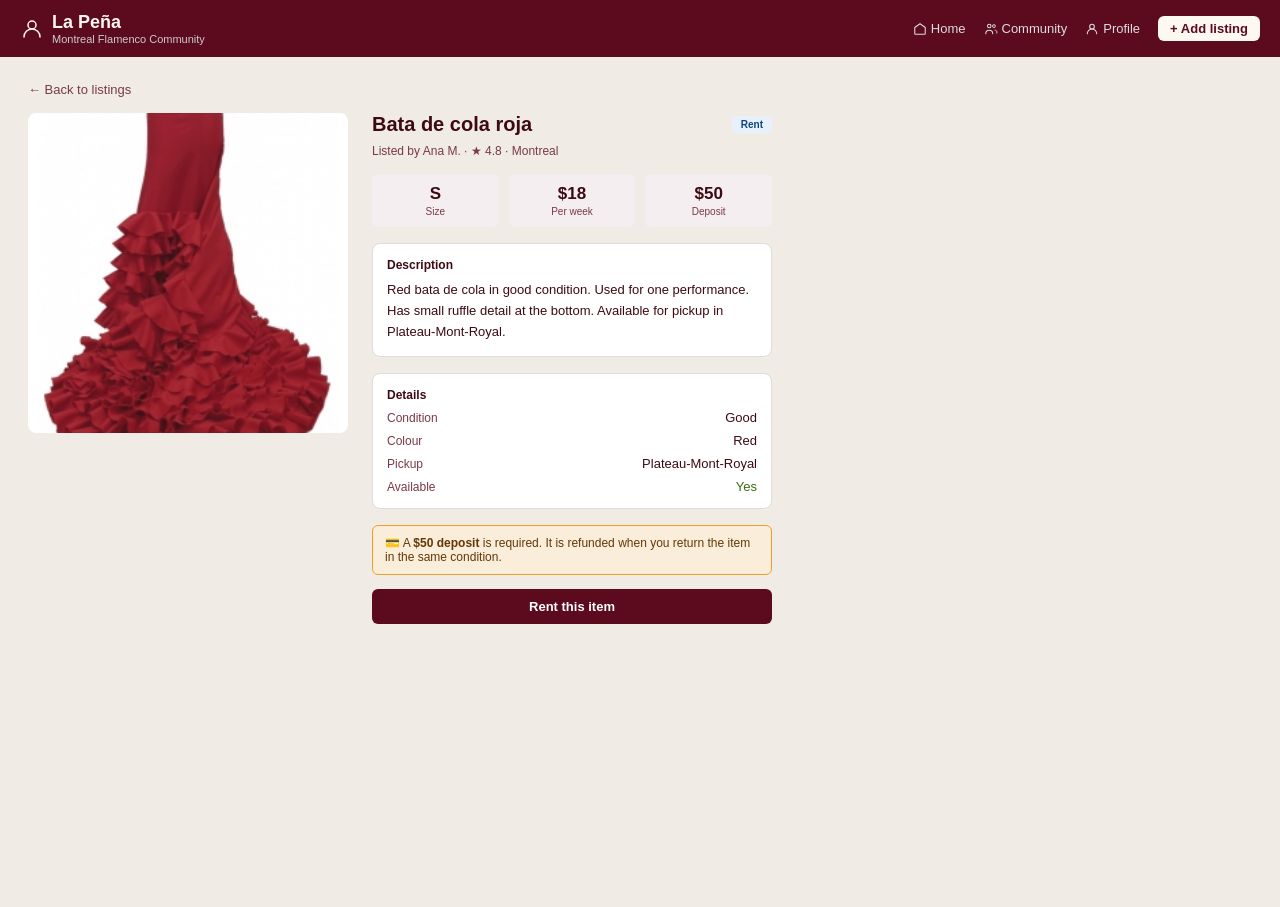
<file: item.html>
<!DOCTYPE html>
<html lang="en">
<head>
  <meta charset="UTF-8"/>
  <meta name="viewport" content="width=device-width, initial-scale=1.0"/>
  <title>La Peña — Item</title>
  <link rel="stylesheet" href="css/style.css"/>
</head>
<body>

<nav class="navbar">
  <div class="navbar-brand">
    <svg width="24" height="24" viewBox="0 0 24 24" fill="none"><circle cx="12" cy="8" r="4" stroke="#FDF8F0" stroke-width="1.5"/><path d="M4 20c0-4.418 3.582-8 8-8s8 3.582 8 8" stroke="#FDF8F0" stroke-width="1.5" stroke-linecap="round"/></svg>
    <div><span>La Peña</span><small>Montreal Flamenco Community</small></div>
  </div>
  <div class="navbar-links">
    <a href="feed.html">
      <svg width="14" height="14" viewBox="0 0 24 24" fill="none" style="vertical-align:middle;margin-right:4px"><path d="M3 9.5L12 3l9 6.5V20a1 1 0 01-1 1H4a1 1 0 01-1-1V9.5z" stroke="currentColor" stroke-width="1.8" stroke-linecap="round" stroke-linejoin="round"/></svg>Home
    </a>
    <a href="community.html">
      <svg width="14" height="14" viewBox="0 0 24 24" fill="none" style="vertical-align:middle;margin-right:4px"><circle cx="9" cy="7" r="3" stroke="currentColor" stroke-width="1.8"/><path d="M3 20c0-3.314 2.686-6 6-6s6 2.686 6 6" stroke="currentColor" stroke-width="1.8" stroke-linecap="round"/><circle cx="17" cy="7" r="2.5" stroke="currentColor" stroke-width="1.6"/><path d="M19 14c1.657 0 3 1.343 3 3v2" stroke="currentColor" stroke-width="1.6" stroke-linecap="round"/></svg>Community
    </a>
    <a href="profile.html">
      <svg width="14" height="14" viewBox="0 0 24 24" fill="none" style="vertical-align:middle;margin-right:4px"><circle cx="12" cy="8" r="4" stroke="currentColor" stroke-width="1.8"/><path d="M4 20c0-4.418 3.582-8 8-8s8 3.582 8 8" stroke="currentColor" stroke-width="1.8" stroke-linecap="round"/></svg>Profile
    </a>
    <a href="add-listing.html" class="btn btn-sm" style="background:#FDF8F0;color:#5C0A1E;border:none;border-radius:6px;font-weight:bold">+ Add listing</a>
  </div>
</nav>

<div class="page-layout">
  <main class="main-content" style="max-width:800px">

    <div style="margin-bottom:16px">
      <a href="feed.html" style="font-size:13px;color:#7A3A45">← Back to listings</a>
    </div>

    <!-- Step 0: Item detail -->
    <div id="step0">
      <div style="display:flex;gap:24px;margin-bottom:24px;flex-wrap:wrap">

        <!-- Photo -->
        <div style="width:320px;height:320px;border-radius:8px;overflow:hidden;background:#F5EEF0;flex-shrink:0">
          <img src="images/bata_roja.jpg" alt="Bata de cola roja" style="width:100%;height:100%;object-fit:cover"/>
        </div>

        <!-- Info -->
        <div style="flex:1;min-width:220px">
          <div class="flex-between mb-8">
            <h2 style="font-size:20px;font-weight:bold;color:#3D0A12">Bata de cola roja</h2>
            <span class="badge badge-rent">Rent</span>
          </div>
          <p class="text-muted text-sm mb-16">Listed by Ana M. · ★ 4.8 · Montreal</p>

          <div style="display:flex;gap:10px;margin-bottom:16px">
            <div class="stat-box" style="flex:1"><p class="stat-num">S</p><p class="stat-label">Size</p></div>
            <div class="stat-box" style="flex:1"><p class="stat-num">$18</p><p class="stat-label">Per week</p></div>
            <div class="stat-box" style="flex:1"><p class="stat-num">$50</p><p class="stat-label">Deposit</p></div>
          </div>

          <div class="card mb-16">
            <p style="font-size:12px;font-weight:bold;color:#3D0A12;margin-bottom:8px">Description</p>
            <p style="font-size:13px;color:#3D0A12;line-height:1.6">Red bata de cola in good condition. Used for one performance. Has small ruffle detail at the bottom. Available for pickup in Plateau-Mont-Royal.</p>
          </div>

          <div class="card mb-16">
            <p style="font-size:12px;font-weight:bold;color:#3D0A12;margin-bottom:8px">Details</p>
            <div class="flex-between mb-8"><span class="text-sm text-muted">Condition</span><span style="font-size:13px;color:#3D0A12">Good</span></div>
            <div class="flex-between mb-8"><span class="text-sm text-muted">Colour</span><span style="font-size:13px;color:#3D0A12">Red</span></div>
            <div class="flex-between mb-8"><span class="text-sm text-muted">Pickup</span><span style="font-size:13px;color:#3D0A12">Plateau-Mont-Royal</span></div>
            <div class="flex-between"><span class="text-sm text-muted">Available</span><span style="font-size:13px;color:#3B6D11">Yes</span></div>
          </div>

          <div class="alert alert-warning" style="font-size:12px">
            💳 A <strong>$50 deposit</strong> is required. It is refunded when you return the item in the same condition.
          </div>

          <button class="btn btn-primary btn-full" onclick="showStep(1)">Rent this item</button>
        </div>
      </div>
    </div>

    <!-- Step 1: Confirm & deposit -->
    <div id="step1" style="display:none;max-width:480px">
      <h2 style="font-size:18px;font-weight:bold;color:#3D0A12;margin-bottom:4px">Confirm your rental</h2>
      <p class="text-muted text-sm mb-20">Bata de cola roja · Ana M.</p>

      <div class="card mb-16">
        <div class="flex-between mb-8"><span class="text-sm text-muted">Rental period</span><span style="font-size:13px;color:#3D0A12">1 week</span></div>
        <div class="flex-between mb-8"><span class="text-sm text-muted">Rental fee</span><span style="font-size:13px;color:#3D0A12">$18</span></div>
        <div class="flex-between mb-8"><span class="text-sm text-muted">Refundable deposit</span><span style="font-size:13px;color:#3D0A12">$50</span></div>
        <div style="height:1px;background:#e0d5cc;margin:10px 0"></div>
        <div class="flex-between"><span style="font-size:13px;font-weight:bold;color:#3D0A12">Total due now</span><span style="font-size:13px;font-weight:bold;color:#3D0A12">$68</span></div>
      </div>

      <div class="form-group">
        <label class="form-label">Rental dates</label>
        <div style="display:flex;gap:10px">
          <input type="date" class="form-input"/>
          <input type="date" class="form-input"/>
        </div>
      </div>

      <div class="form-group">
        <label class="form-label">Pay with</label>
        <label style="display:flex;align-items:center;gap:10px;padding:10px 12px;border:1.5px solid #5C0A1E;border-radius:6px;background:#FDF0F2;cursor:pointer;margin-bottom:8px"><input type="radio" name="pay" checked style="accent-color:#5C0A1E"/><span style="font-size:13px">Credit or debit card</span></label>
      </div>

      <div style="display:flex;gap:10px;margin-top:20px">
        <button class="btn btn-secondary" style="flex:1" onclick="showStep(0)">Back</button>
        <button class="btn btn-primary" style="flex:2" onclick="showStep(2)">Pay $68 and confirm</button>
      </div>
    </div>

    <!-- Step 2: Success -->
    <div id="step2" style="display:none;text-align:center;padding:40px 0;max-width:480px">
      <p style="font-size:48px;margin-bottom:16px">🌹</p>
      <h2 style="font-size:20px;font-weight:bold;color:#3D0A12;margin-bottom:8px">Rental confirmed!</h2>
      <p class="text-muted mb-20">Ana M. will contact you to arrange pickup.</p>
      <div class="alert alert-success" style="text-align:left;margin-bottom:20px">
        <p style="font-size:12px;font-weight:bold;color:#27500A;margin-bottom:8px">What happens next</p>
        <p style="font-size:12px;color:#3D0A12;margin-bottom:4px">1. Ana M. confirms your dates</p>
        <p style="font-size:12px;color:#3D0A12;margin-bottom:4px">2. You arrange pickup in Plateau-Mont-Royal and verify the item</p>
        <p style="font-size:12px;color:#3D0A12;margin-bottom:4px">3. Return the item after your rental period</p>
        <p style="font-size:12px;color:#3D0A12">4. Return the item in the same condition, then receive your 50 deposit</p>
      </div>
      <button class="btn btn-primary" onclick="goTo('feed.html')">Back to listings</button>
    </div>

  </main>
</div>

<script src="js/main.js"></script>
<script>
function showStep(n) {
  document.getElementById('step0').style.display = n===0 ? 'block' : 'none';
  document.getElementById('step1').style.display = n===1 ? 'block' : 'none';
  document.getElementById('step2').style.display = n===2 ? 'block' : 'none';
  window.scrollTo(0,0);
}
</script>
</body>
</html>
</file>
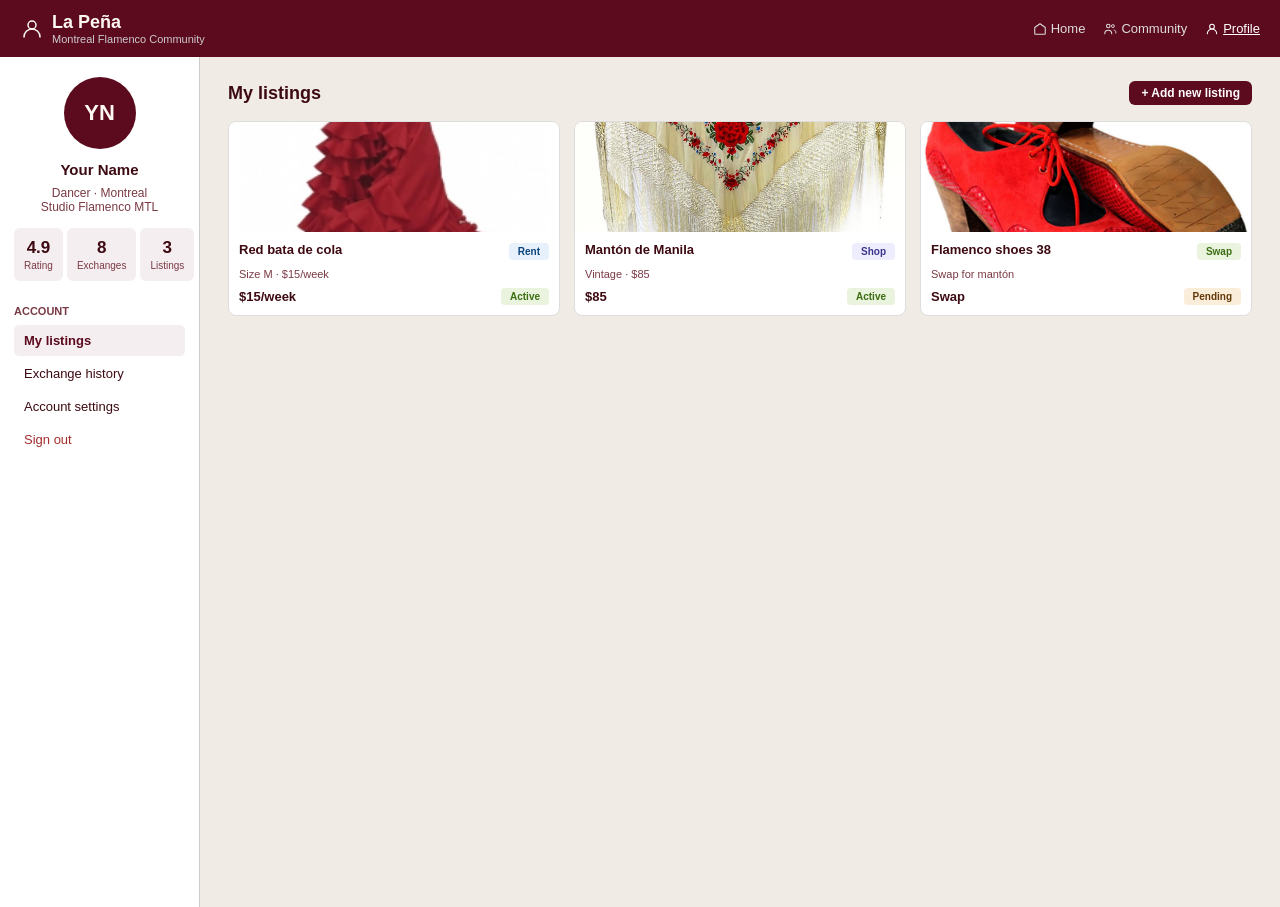
<file: profile.html>
<!DOCTYPE html>
<html lang="en">
<head>
  <meta charset="UTF-8"/>
  <meta name="viewport" content="width=device-width, initial-scale=1.0"/>
  <title>La Peña — Profile</title>
  <link rel="stylesheet" href="css/style.css"/>
</head>
<body>

<nav class="navbar">
  <div class="navbar-brand">
    <svg width="24" height="24" viewBox="0 0 24 24" fill="none"><circle cx="12" cy="8" r="4" stroke="#FDF8F0" stroke-width="1.5"/><path d="M4 20c0-4.418 3.582-8 8-8s8 3.582 8 8" stroke="#FDF8F0" stroke-width="1.5" stroke-linecap="round"/></svg>
    <div><span>La Peña</span><small>Montreal Flamenco Community</small></div>
  </div>
  <div class="navbar-links">
    <a href="feed.html"><svg width="14" height="14" viewBox="0 0 24 24" fill="none" style="vertical-align:middle;margin-right:4px"><path d="M3 9.5L12 3l9 6.5V20a1 1 0 01-1 1H4a1 1 0 01-1-1V9.5z" stroke="currentColor" stroke-width="1.8" stroke-linecap="round" stroke-linejoin="round"/></svg>Home</a>
    <a href="community.html"><svg width="14" height="14" viewBox="0 0 24 24" fill="none" style="vertical-align:middle;margin-right:4px"><circle cx="9" cy="7" r="3" stroke="currentColor" stroke-width="1.8"/><path d="M3 20c0-3.314 2.686-6 6-6s6 2.686 6 6" stroke="currentColor" stroke-width="1.8" stroke-linecap="round"/><circle cx="17" cy="7" r="2.5" stroke="currentColor" stroke-width="1.6"/><path d="M19 14c1.657 0 3 1.343 3 3v2" stroke="currentColor" stroke-width="1.6" stroke-linecap="round"/></svg>Community</a>
    <a href="profile.html" class="active"><svg width="14" height="14" viewBox="0 0 24 24" fill="none" style="vertical-align:middle;margin-right:4px"><circle cx="12" cy="8" r="4" stroke="currentColor" stroke-width="1.8"/><path d="M4 20c0-4.418 3.582-8 8-8s8 3.582 8 8" stroke="currentColor" stroke-width="1.8" stroke-linecap="round"/></svg>Profile</a>
  </div>
</nav>

<div class="page-layout">
  <aside class="sidebar">
    <div style="text-align:center;margin-bottom:24px">
      <div style="width:72px;height:72px;border-radius:50%;background:#5C0A1E;display:flex;align-items:center;justify-content:center;font-size:22px;font-weight:bold;color:#FDF8F0;margin:0 auto 12px">YN</div>
      <p style="font-size:15px;font-weight:bold;color:#3D0A12">Your Name</p>
      <p class="text-sm text-muted mt-8">Dancer · Montreal</p>
      <p class="text-sm text-muted">Studio Flamenco MTL</p>
      <div style="display:flex;gap:4px;margin-top:14px">
        <div class="stat-box" style="flex:1"><p class="stat-num">4.9</p><p class="stat-label">Rating</p></div>
        <div class="stat-box" style="flex:1"><p class="stat-num">8</p><p class="stat-label">Exchanges</p></div>
        <div class="stat-box" style="flex:1"><p class="stat-num">3</p><p class="stat-label">Listings</p></div>
      </div>
    </div>

    <p class="sidebar-label">Account</p>
    <a class="sidebar-item active" onclick="showSection('listings',this)">My listings</a>
    <a class="sidebar-item" onclick="showSection('history',this)">Exchange history</a>
    <a class="sidebar-item" onclick="showSection('settings',this)">Account settings</a>
    <a class="sidebar-item danger" onclick="goTo('index.html')">Sign out</a>
  </aside>

  <main class="main-content">

    <!-- MY LISTINGS -->
    <div id="sectionListings">
      <div class="section-header">
        <h2 class="section-title">My listings</h2>
        <a href="add-listing.html" class="btn btn-primary btn-sm">+ Add new listing</a>
      </div>
      <div class="card-grid-3">
        <a href="item.html" class="listing-card">
          <div class="listing-card-img"><img src="images/bata_roja.jpg" alt="bata de cola" style="width:100%;height:100%;object-fit:cover"/></div>
          <div class="listing-card-body">
            <div class="flex-between mb-8"><p class="listing-card-title">Red bata de cola</p><span class="badge badge-rent">Rent</span></div>
            <p class="listing-card-sub">Size M · $15/week</p>
            <div class="listing-card-footer"><span class="listing-price">$15/week</span><span class="badge badge-active">Active</span></div>
          </div>
        </a>
        <a href="item.html" class="listing-card">
            <div class="listing-card-img"><img src="images/manton.jpg"  alt="manton de manila" style="width:100%;height:100%;object-fit:cover"/></div>
          <div class="listing-card-body">
            <div class="flex-between mb-8"><p class="listing-card-title">Mantón de Manila</p><span class="badge badge-shop">Shop</span></div>
            <p class="listing-card-sub">Vintage · $85</p>
            <div class="listing-card-footer"><span class="listing-price">$85</span><span class="badge badge-active">Active</span></div>
          </div>
        </a>
        <a href="item.html" class="listing-card">
            <div class="listing-card-img"><img src="images/rojos.webp" alt="Flamenco shoes" style="width:100%;height:100%;object-fit:cover"/></div>
          <div class="listing-card-body">
            <div class="flex-between mb-8"><p class="listing-card-title">Flamenco shoes 38</p><span class="badge badge-swap">Swap</span></div>
            <p class="listing-card-sub">Swap for mantón</p>
            <div class="listing-card-footer"><span class="listing-price">Swap</span><span class="badge badge-pending">Pending</span></div>
          </div>
        </a>
      </div>
    </div>

    <!-- EXCHANGE HISTORY -->
    <div id="sectionHistory" style="display:none">
      <h2 class="section-title mb-20">Exchange history</h2>
      <div class="card">
        <table style="width:100%;border-collapse:collapse">
          <thead>
            <tr style="background:#F5EEF0">
              <th style="padding:10px 14px;text-align:left;font-size:11px;color:#7A3A45;text-transform:uppercase;letter-spacing:0.5px">Item</th>
              <th style="padding:10px 14px;text-align:left;font-size:11px;color:#7A3A45;text-transform:uppercase;letter-spacing:0.5px">Type</th>
              <th style="padding:10px 14px;text-align:left;font-size:11px;color:#7A3A45;text-transform:uppercase;letter-spacing:0.5px">With</th>
              <th style="padding:10px 14px;text-align:left;font-size:11px;color:#7A3A45;text-transform:uppercase;letter-spacing:0.5px">Date</th>
              <th style="padding:10px 14px;text-align:left;font-size:11px;color:#7A3A45;text-transform:uppercase;letter-spacing:0.5px">Status</th>
            </tr>
          </thead>
          <tbody>
            <tr style="border-top:1px solid #e0d5cc">
              <td style="padding:12px 14px;font-size:13px;color:#3D0A12">Blue falda from Carmen R.</td>
              <td style="padding:12px 14px;font-size:13px;color:#7A3A45">Rented</td>
              <td style="padding:12px 14px;font-size:13px;color:#7A3A45">Carmen R.</td>
              <td style="padding:12px 14px;font-size:13px;color:#7A3A45">Mar 10</td>
              <td style="padding:12px 14px"><span style="font-size:12px;color:#3B6D11;font-weight:bold">Completed ★5</span></td>
            </tr>
            <tr style="border-top:1px solid #e0d5cc">
              <td style="padding:12px 14px;font-size:13px;color:#3D0A12">Group order — Padial</td>
              <td style="padding:12px 14px;font-size:13px;color:#7A3A45">Group order</td>
              <td style="padding:12px 14px;font-size:13px;color:#7A3A45">Ana M.</td>
              <td style="padding:12px 14px;font-size:13px;color:#7A3A45">Feb 20</td>
              <td style="padding:12px 14px"><span style="font-size:12px;color:#3B6D11;font-weight:bold">Completed</span></td>
            </tr>
            <tr style="border-top:1px solid #e0d5cc">
              <td style="padding:12px 14px;font-size:13px;color:#3D0A12">Lunares skirt swap</td>
              <td style="padding:12px 14px;font-size:13px;color:#7A3A45">Swap</td>
              <td style="padding:12px 14px;font-size:13px;color:#7A3A45">Rosa T.</td>
              <td style="padding:12px 14px;font-size:13px;color:#7A3A45">Jan 15</td>
              <td style="padding:12px 14px"><span style="font-size:12px;color:#3B6D11;font-weight:bold">Completed ★4</span></td>
            </tr>
          </tbody>
        </table>
      </div>
    </div>

    <!-- SETTINGS -->
    <div id="sectionSettings" style="display:none">
      <h2 class="section-title mb-20">Account settings</h2>
      <div class="card" style="max-width:500px">
        <div style="display:flex;flex-direction:column;gap:1px">
          <div style="display:flex;justify-content:space-between;align-items:center;padding:14px 0;border-bottom:1px solid #e0d5cc">
            <span style="font-size:13px;color:#3D0A12">Identity verified</span>
            <span style="font-size:12px;color:#3B6D11;font-weight:bold">✓ Verified</span>
          </div>
          <div style="display:flex;justify-content:space-between;align-items:center;padding:14px 0;border-bottom:1px solid #e0d5cc">
            <span style="font-size:13px;color:#3D0A12">Notifications</span>
            <span style="font-size:12px;color:#7A3A45">On</span>
          </div>
          <div style="display:flex;justify-content:space-between;align-items:center;padding:14px 0;border-bottom:1px solid #e0d5cc">
            <span style="font-size:13px;color:#3D0A12">Language</span>
            <span style="font-size:12px;color:#7A3A45">English / Español</span>
          </div>
          <div style="padding:14px 0">
            <span style="font-size:13px;color:#A32D2D;cursor:pointer" onclick="goTo('index.html')">Sign out</span>
          </div>
        </div>
      </div>
    </div>

  </main>
</div>

<script src="js/main.js"></script>
<script>
function showSection(s, el) {
  document.getElementById('sectionListings').style.display = s==='listings' ? 'block' : 'none';
  document.getElementById('sectionHistory').style.display = s==='history' ? 'block' : 'none';
  document.getElementById('sectionSettings').style.display = s==='settings' ? 'block' : 'none';
  setActiveSidebar(el);
}
</script>
</body>
</html>
</file>
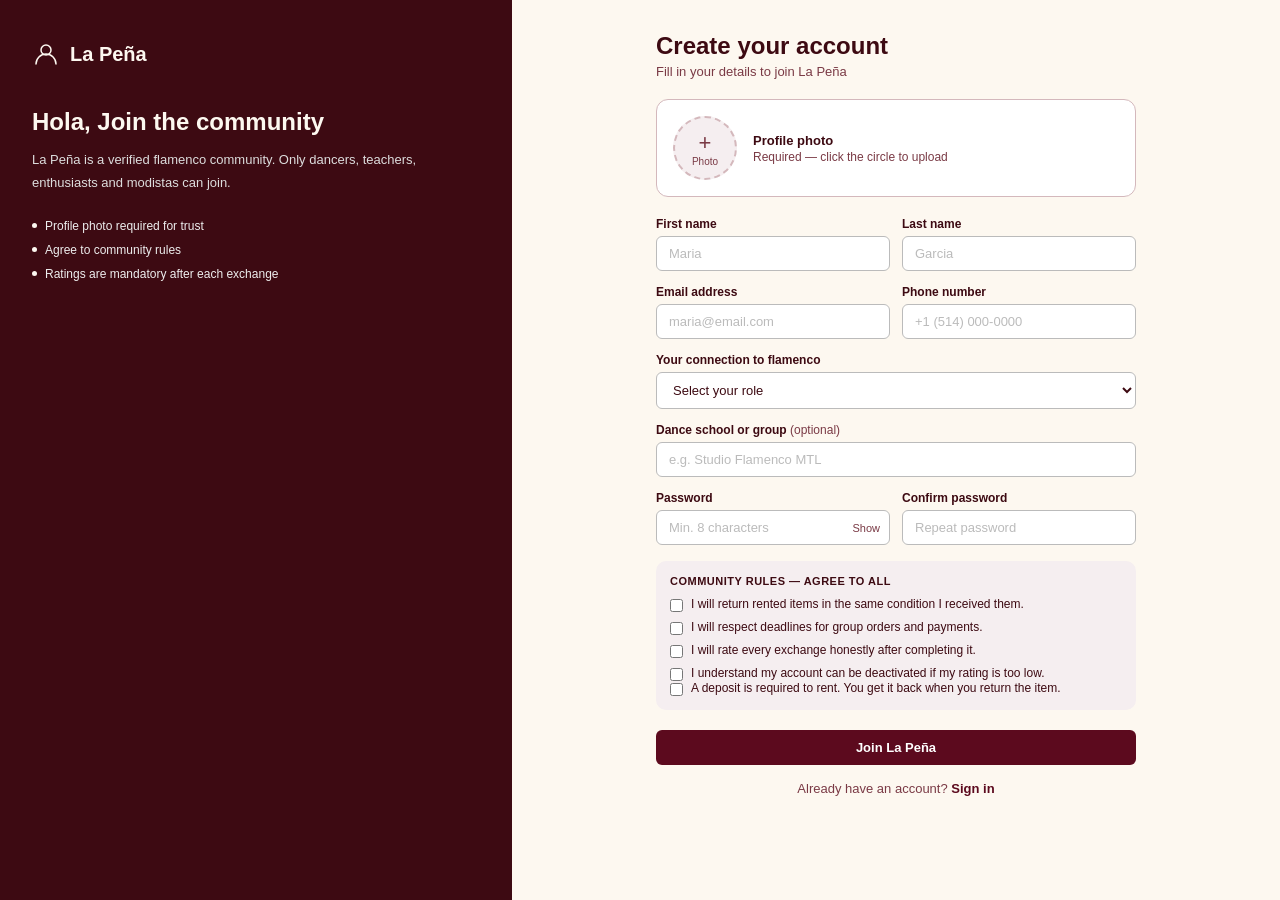
<file: signup.html>
<!DOCTYPE html>
<html lang="en">
<head>
  <meta charset="UTF-8"/>
  <meta name="viewport" content="width=device-width, initial-scale=1.0"/>
  <title>La Peña — Sign Up</title>
  <link rel="stylesheet" href="css/style.css"/>
</head>
<body>

<div class="auth-page">

  <!-- Left panel -->
  <div class="auth-left">
    <div>
      <div style="display:flex;align-items:center;gap:10px;margin-bottom:40px">
        <svg width="28" height="28" viewBox="0 0 28 28" fill="none"><circle cx="14" cy="10" r="5" stroke="#FDF8F0" stroke-width="1.5"/><path d="M4 24c0-5.523 4.477-10 10-10s10 4.477 10 10" stroke="#FDF8F0" stroke-width="1.5" stroke-linecap="round"/></svg>
        <span style="font-size:20px;font-weight:bold;color:#FDF8F0">La Peña</span>
      </div>
      <h2 style="font-size:24px;color:#FDF8F0;margin-bottom:12px"> Hola, Join the community</h2>
      <p style="font-size:13px;color:#ddd;line-height:1.8;margin-bottom:24px">La Peña is a verified flamenco community. Only dancers, teachers, enthusiasts and modistas can join.</p>
      <div style="display:flex;flex-direction:column;gap:10px">
        <div style="display:flex;align-items:center;gap:8px"><div style="width:5px;height:5px;border-radius:50%;background:#FDF8F0;opacity:1"></div><span style="font-size:12px;color:#eee">Profile photo required for trust</span></div>
        <div style="display:flex;align-items:center;gap:8px"><div style="width:5px;height:5px;border-radius:50%;background:#FDF8F0;opacity:1"></div><span style="font-size:12px;color:#eee">Agree to community rules</span></div>
        <div style="display:flex;align-items:center;gap:8px"><div style="width:5px;height:5px;border-radius:50%;background:#FDF8F0;opacity:1"></div><span style="font-size:12px;color:#eee">Ratings are mandatory after each exchange</span></div>
      </div>
    </div>
  </div>

  <!-- Right panel -->
  <div class="auth-right" style="align-items:flex-start;overflow-y:auto;padding:32px 40px">
    <div class="auth-form" style="max-width:480px">
      <h2 class="auth-title" style="text-align:left;margin-bottom:4px">Create your account</h2>
      <p class="auth-sub" style="text-align:left;margin-bottom:20px">Fill in your details to join La Peña</p>

      <!-- Photo upload -->
      <div style="display:flex;align-items:center;gap:16px;padding:16px;background:#fff;border:1px solid #D4B8BC;border-radius:12px;margin-bottom:20px">
        <div id="photoPreview" onclick="document.getElementById('photoInput').click()" style="width:64px;height:64px;border-radius:50%;border:2px dashed #D4B8BC;background:#F5EEF0;display:flex;flex-direction:column;align-items:center;justify-content:center;cursor:pointer;flex-shrink:0;overflow:hidden">
          <span style="font-size:22px;color:#7A3A45">+</span>
          <span style="font-size:10px;color:#7A3A45">Photo</span>
        </div>
        <input type="file" id="photoInput" accept="image/*" style="display:none"/>
        <div>
          <p style="font-size:13px;font-weight:bold;color:#3D0A12;margin-bottom:2px">Profile photo</p>
          <p style="font-size:12px;color:#7A3A45" id="photoStatus">Required — click the circle to upload</p>
        </div>
      </div>

      <div id="msg" class="alert hidden"></div>

      <!-- Name row -->
      <div style="display:flex;gap:12px;margin-bottom:14px">
        <div style="flex:1">
          <label class="form-label">First name</label>
          <input type="text" id="fname" class="form-input" placeholder="Maria"/>
        </div>
        <div style="flex:1">
          <label class="form-label">Last name</label>
          <input type="text" id="lname" class="form-input" placeholder="Garcia"/>
        </div>
      </div>

      <!-- Email + phone row -->
      <div style="display:flex;gap:12px;margin-bottom:14px">
        <div style="flex:1">
          <label class="form-label">Email address</label>
          <input type="email" id="email" class="form-input" placeholder="maria@email.com"/>
        </div>
        <div style="flex:1">
          <label class="form-label">Phone number</label>
          <input type="tel" id="phone" class="form-input" placeholder="+1 (514) 000-0000"/>
        </div>
      </div>

      <!-- Role -->
      <div class="form-group">
        <label class="form-label">Your connection to flamenco</label>
        <select id="role" class="form-input">
          <option value="" disabled selected>Select your role</option>
          <option>Dancer — I take classes or perform</option>
          <option>Teacher — I teach flamenco</option>
          <option>Enthusiast — I love flamenco culture</option>
          <option>Modista — I make flamenco costumes</option>
        </select>
      </div>

      <!-- School -->
      <div class="form-group">
        <label class="form-label">Dance school or group <span style="font-weight:normal;color:#7A3A45">(optional)</span></label>
        <input type="text" class="form-input" placeholder="e.g. Studio Flamenco MTL"/>
      </div>

      <!-- Password row -->
      <div style="display:flex;gap:12px;margin-bottom:16px">
        <div style="flex:1">
          <label class="form-label">Password</label>
          <div style="position:relative">
            <input type="password" id="pw" class="form-input" placeholder="Min. 8 characters" style="padding-right:50px"/>
            <button id="pwBtn" onclick="togglePassword('pw','pwBtn')" style="position:absolute;right:10px;top:50%;transform:translateY(-50%);background:none;border:none;font-size:11px;color:#7A3A45;cursor:pointer">Show</button>
          </div>
        </div>
        <div style="flex:1">
          <label class="form-label">Confirm password</label>
          <input type="password" id="pw2" class="form-input" placeholder="Repeat password"/>
        </div>
      </div>

      <!-- Community rules -->
      <div style="background:#F5EEF0;border-radius:10px;padding:14px;margin-bottom:20px">
        <p style="font-size:11px;font-weight:bold;color:#3D0A12;margin-bottom:10px;text-transform:uppercase;letter-spacing:0.5px">Community rules — agree to all</p>
        <label style="display:flex;align-items:flex-start;gap:8px;margin-bottom:8px;cursor:pointer">
          <input type="checkbox" id="c0" style="margin-top:2px;accent-color:#5C0A1E"/>
          <span style="font-size:12px;color:#3D0A12">I will return rented items in the same condition I received them.</span>
        </label>
        <label style="display:flex;align-items:flex-start;gap:8px;margin-bottom:8px;cursor:pointer">
          <input type="checkbox" id="c1" style="margin-top:2px;accent-color:#5C0A1E"/>
          <span style="font-size:12px;color:#3D0A12">I will respect deadlines for group orders and payments.</span>
        </label>
        <label style="display:flex;align-items:flex-start;gap:8px;margin-bottom:8px;cursor:pointer">
          <input type="checkbox" id="c2" style="margin-top:2px;accent-color:#5C0A1E"/>
          <span style="font-size:12px;color:#3D0A12">I will rate every exchange honestly after completing it.</span>
        </label>
        <label style="display:flex;align-items:flex-start;gap:8px;cursor:pointer">
          <input type="checkbox" id="c3" style="margin-top:2px;accent-color:#5C0A1E"/>
          <span style="font-size:12px;color:#3D0A12">I understand my account can be deactivated if my rating is too low.</span>
        </label>

        <label style="display:flex;align-items:flex-start;gap:8px;cursor:pointer">
          <input type="checkbox" id="c4" style="margin-top:2px;accent-color:#5C0A1E"/>
          <span style="font-size:12px;color:#3D0A12"> A deposit is required to rent. You get it back when you return the item.</span>
        </label>
      </div>

      <button class="btn btn-primary btn-full" onclick="handleSignup()">Join La Peña</button>


      <p class="auth-footer">Already have an account? <a href="index.html">Sign in</a></p>

   </div>
  </div>

</div>

<script src="js/main.js"></script>
<script>
handlePhotoUpload('photoInput', 'photoPreview', 'photoStatus');

function handleSignup() {
  if (!validateSignup('email', 'pw', 'pw2', 'role', 'msg')) return;
  var allChecked = ['c0','c1','c2','c3'].every(function(id) { return document.getElementById(id).checked; });
  if (!allChecked) { showMsg('msg', 'Please agree to all community rules.', 'error'); return; }
  showMsg('msg', 'Account created! Welcome to La Peña!', 'success');
  setTimeout(function() { goTo('feed.html'); }, 1200);
}
</script>
</body>
</html>
</file>
<file: css/style.css>
/* colors */
:root {
  --red-dark: #3D0A12;
  --red-main: #5C0A1E;
  --red-mid: #7A3A45;
  --red-light: #D4B8BC;
  --cream: #FDF8F0;
  --cream-mid: #F5EEF0;
  --bg: #f0ebe5;
  --white: #ffffff;
  --text: #3D0A12;
  --text-muted: #7A3A45;
  --green: #3B6D11;
  --green-bg: #EAF3DE;
  --blue-bg: #E6F1FB;
  --blue-text: #0C447C;
  --purple-bg: #EEEDFE;
  --purple-text: #3C3489;
  --warning-bg: #FAEEDA;
  --warning: #633806;
  --error-bg: #FCEBEB;
  --error: #A32D2D;
}

* {
  box-sizing: border-box;
  margin: 0;
  padding: 0;
}

body {
  font-family: Arial, sans-serif;
  background: var(--bg);
  color: var(--text);
  font-size: 14px;
}

a {
  text-decoration: none;
  cursor: pointer;
}

button {
  cursor: pointer;
  font-family: inherit;
}

input, select, textarea {
  font-family: inherit;
}

/* navbar */
.navbar {
  background: var(--red-main);
  padding: 12px 20px;
  display: flex;
  align-items: center;
  justify-content: space-between;
}

.navbar-brand {
  display: flex;
  align-items: center;
  gap: 8px;
}

.navbar-brand span {
  font-size: 18px;
  font-weight: bold;
  color: var(--cream);
}

.navbar-brand small {
  font-size: 11px;
  color: #ccc;
  display: block;
}

.navbar-links {
  display: flex;
  align-items: center;
  gap: 18px;
}

.navbar-links a {
  font-size: 13px;
  color: #ddd;
}

.navbar-links a:hover, .navbar-links a.active {
  color: white;
  text-decoration: underline;
}

/* layout */
.page-layout {
  display: flex;
  min-height: calc(100vh - 50px);
}

.sidebar {
  width: 200px;
  background: white;
  border-right: 1px solid #ccc;
  padding: 20px 14px;
  flex-shrink: 0;
}

.main-content {
  flex: 1;
  padding: 24px 28px;
}

/* sidebar */
.sidebar-label {
  font-size: 11px;
  font-weight: bold;
  color: var(--text-muted);
  text-transform: uppercase;
  margin-bottom: 8px;
  margin-top: 18px;
}

.sidebar-label:first-child {
  margin-top: 0;
}

.sidebar-item {
  padding: 8px 10px;
  font-size: 13px;
  color: var(--text);
  cursor: pointer;
  display: block;
  border-radius: 5px;
  margin-bottom: 2px;
}

.sidebar-item:hover {
  background: var(--cream-mid);
}

.sidebar-item.active {
  background: var(--cream-mid);
  font-weight: bold;
  color: var(--red-main);
}

.sidebar-item.danger {
  color: var(--error);
}

/* buttons */
.btn {
  padding: 9px 18px;
  border: none;
  border-radius: 6px;
  font-size: 13px;
  font-weight: bold;
  display: inline-block;
  text-align: center;
}

.btn:hover {
  opacity: 0.8;
}

.btn-primary {
  background: var(--red-main);
  color: white;
}

.btn-secondary {
  background: white;
  color: var(--text);
  border: 1px solid #ccc;
}

.btn-full {
  width: 100%;
  display: block;
  padding: 10px;
}

.btn-sm {
  padding: 5px 12px;
  font-size: 12px;
}

/* forms */
.form-group {
  margin-bottom: 14px;
}

.form-label {
  font-size: 12px;
  font-weight: bold;
  color: var(--text);
  display: block;
  margin-bottom: 5px;
}

.form-input {
  width: 100%;
  padding: 9px 12px;
  border-radius: 6px;
  border: 1px solid #bbb;
  background: white;
  font-size: 13px;
  color: var(--text);
  outline: none;
}

.form-input:focus {
  border-color: var(--red-main);
}

.form-input::placeholder {
  color: #bbb;
}

textarea.form-input {
  height: 80px;
  resize: vertical;
}

select.form-input {
  cursor: pointer;
}

/* cards */
.card {
  background: white;
  border: 1px solid #ddd;
  border-radius: 8px;
  padding: 14px;
}

.card-grid-2 {
  display: grid;
  grid-template-columns: 1fr 1fr;
  gap: 14px;
}

.card-grid-3 {
  display: grid;
  grid-template-columns: repeat(3, 1fr);
  gap: 14px;
}

/* badges */
.badge {
  font-size: 10px;
  padding: 3px 9px;
  border-radius: 4px;
  font-weight: bold;
  display: inline-block;
}

.badge-rent { background: var(--blue-bg); color: var(--blue-text); }
.badge-swap { background: var(--green-bg); color: var(--green); }
.badge-shop { background: var(--purple-bg); color: var(--purple-text); }
.badge-open { background: var(--green-bg); color: var(--green); }
.badge-closed { background: var(--error-bg); color: var(--error); }
.badge-active { background: var(--green-bg); color: var(--green); }
.badge-pending { background: var(--warning-bg); color: var(--warning); }

/* alerts */
.alert {
  padding: 10px 12px;
  border-radius: 6px;
  font-size: 13px;
  margin-bottom: 14px;
}

.alert-warning {
  background: var(--warning-bg);
  border: 1px solid #EF9F27;
  color: var(--warning);
}

.alert-success {
  background: var(--green-bg);
  color: var(--green);
}

.alert-error {
  background: var(--error-bg);
  color: var(--error);
}

/* section headers */
.section-header {
  display: flex;
  justify-content: space-between;
  align-items: center;
  margin-bottom: 16px;
}

.section-title {
  font-size: 18px;
  font-weight: bold;
  color: var(--text);
}

.section-sub {
  font-size: 13px;
  color: var(--text-muted);
  margin-top: 2px;
}

/* filter tabs */
.filter-tabs {
  display: flex;
  gap: 8px;
  margin-bottom: 14px;
  flex-wrap: wrap;
}

.filter-tab {
  padding: 6px 14px;
  border-radius: 4px;
  border: 1px solid #ccc;
  background: white;
  color: var(--text-muted);
  font-size: 13px;
  cursor: pointer;
}

.filter-tab.active, .filter-tab:hover {
  background: var(--red-main);
  color: white;
  border-color: var(--red-main);
}

/* listing cards */
.listing-card {
  background: white;
  border: 1px solid #ddd;
  border-radius: 8px;
  overflow: hidden;
  cursor: pointer;
  text-decoration: none;
  display: block;
}

.listing-card:hover {
  border-color: var(--red-main);
}

.listing-card-img {
  height: 110px;
  background: var(--cream-mid);
  display: flex;
  align-items: center;
  justify-content: center;
  font-size: 44px;
  overflow: hidden;
}

.listing-card-img img {
  width: 100%;
  height: 100%;
  object-fit: cover;
  display: block;
}

.listing-card-body {
  padding: 10px;
}

.listing-card-title {
  font-size: 13px;
  font-weight: bold;
  color: var(--text);
  margin-bottom: 3px;
}

.listing-card-sub {
  font-size: 11px;
  color: var(--text-muted);
  margin-bottom: 8px;
}

.listing-card-footer {
  display: flex;
  justify-content: space-between;
  align-items: center;
}

.listing-price {
  font-size: 13px;
  font-weight: bold;
  color: var(--text);
}

.listing-rating {
  font-size: 11px;
  color: var(--text-muted);
}

/* auth pages */
.auth-page {
  display: flex;
  min-height: 100vh;
}

.auth-left {
  width: 40%;
  background: var(--red-dark);
  padding: 40px 32px;
  display: flex;
  flex-direction: column;
  justify-content: space-between;
}

.auth-right {
  flex: 1;
  background: var(--cream);
  display: flex;
  align-items: center;
  justify-content: center;
  padding: 40px;
}

.auth-form {
  width: 100%;
  max-width: 360px;
}

.auth-title {
  font-size: 24px;
  font-weight: bold;
  color: var(--text);
  text-align: center;
  margin-bottom: 6px;
}

.auth-sub {
  font-size: 13px;
  color: var(--text-muted);
  text-align: center;
  margin-bottom: 24px;
}

.auth-divider {
  display: flex;
  align-items: center;
  gap: 10px;
  margin: 14px 0;
}

.auth-divider span {
  font-size: 12px;
  color: var(--text-muted);
}

.auth-divider::before, .auth-divider::after {
  content: '';
  flex: 1;
  height: 1px;
  background: #ccc;
}

.auth-social {
  display: flex;
  gap: 10px;
}

.auth-social button {
  flex: 1;
  padding: 9px;
  border: 1px solid #ccc;
  border-radius: 6px;
  background: white;
  font-size: 13px;
  color: var(--text);
  cursor: pointer;
}

.auth-footer {
  text-align: center;
  font-size: 13px;
  color: var(--text-muted);
  margin-top: 16px;
}

.auth-footer a {
  color: var(--red-main);
  font-weight: bold;
}

/* stats */
.stat-box {
  background: var(--cream-mid);
  border-radius: 6px;
  padding: 10px;
  text-align: center;
}

.stat-num {
  font-size: 17px;
  font-weight: bold;
  color: var(--text);
}

.stat-label {
  font-size: 10px;
  color: var(--text-muted);
  margin-top: 2px;
}

/* search bar */
.search-bar {
  display: flex;
  gap: 10px;
  margin-bottom: 14px;
}

.search-input {
  flex: 1;
  padding: 9px 12px;
  border-radius: 6px;
  border: 1px solid #bbb;
  background: white;
  font-size: 13px;
  color: var(--text);
  outline: none;
}

.search-input:focus {
  border-color: var(--red-main);
}

/* utility classes */
.flex { display: flex; }
.flex-between { display: flex; justify-content: space-between; align-items: center; }
.gap-8 { gap: 8px; }
.gap-12 { gap: 12px; }
.gap-16 { gap: 16px; }
.mt-8 { margin-top: 8px; }
.mt-16 { margin-top: 16px; }
.mt-20 { margin-top: 20px; }
.mb-8 { margin-bottom: 8px; }
.mb-16 { margin-bottom: 16px; }
.mb-20 { margin-bottom: 20px; }
.text-muted { color: var(--text-muted); }
.text-sm { font-size: 12px; }
.text-center { text-align: center; }
.hidden { display: none; }
</file>
